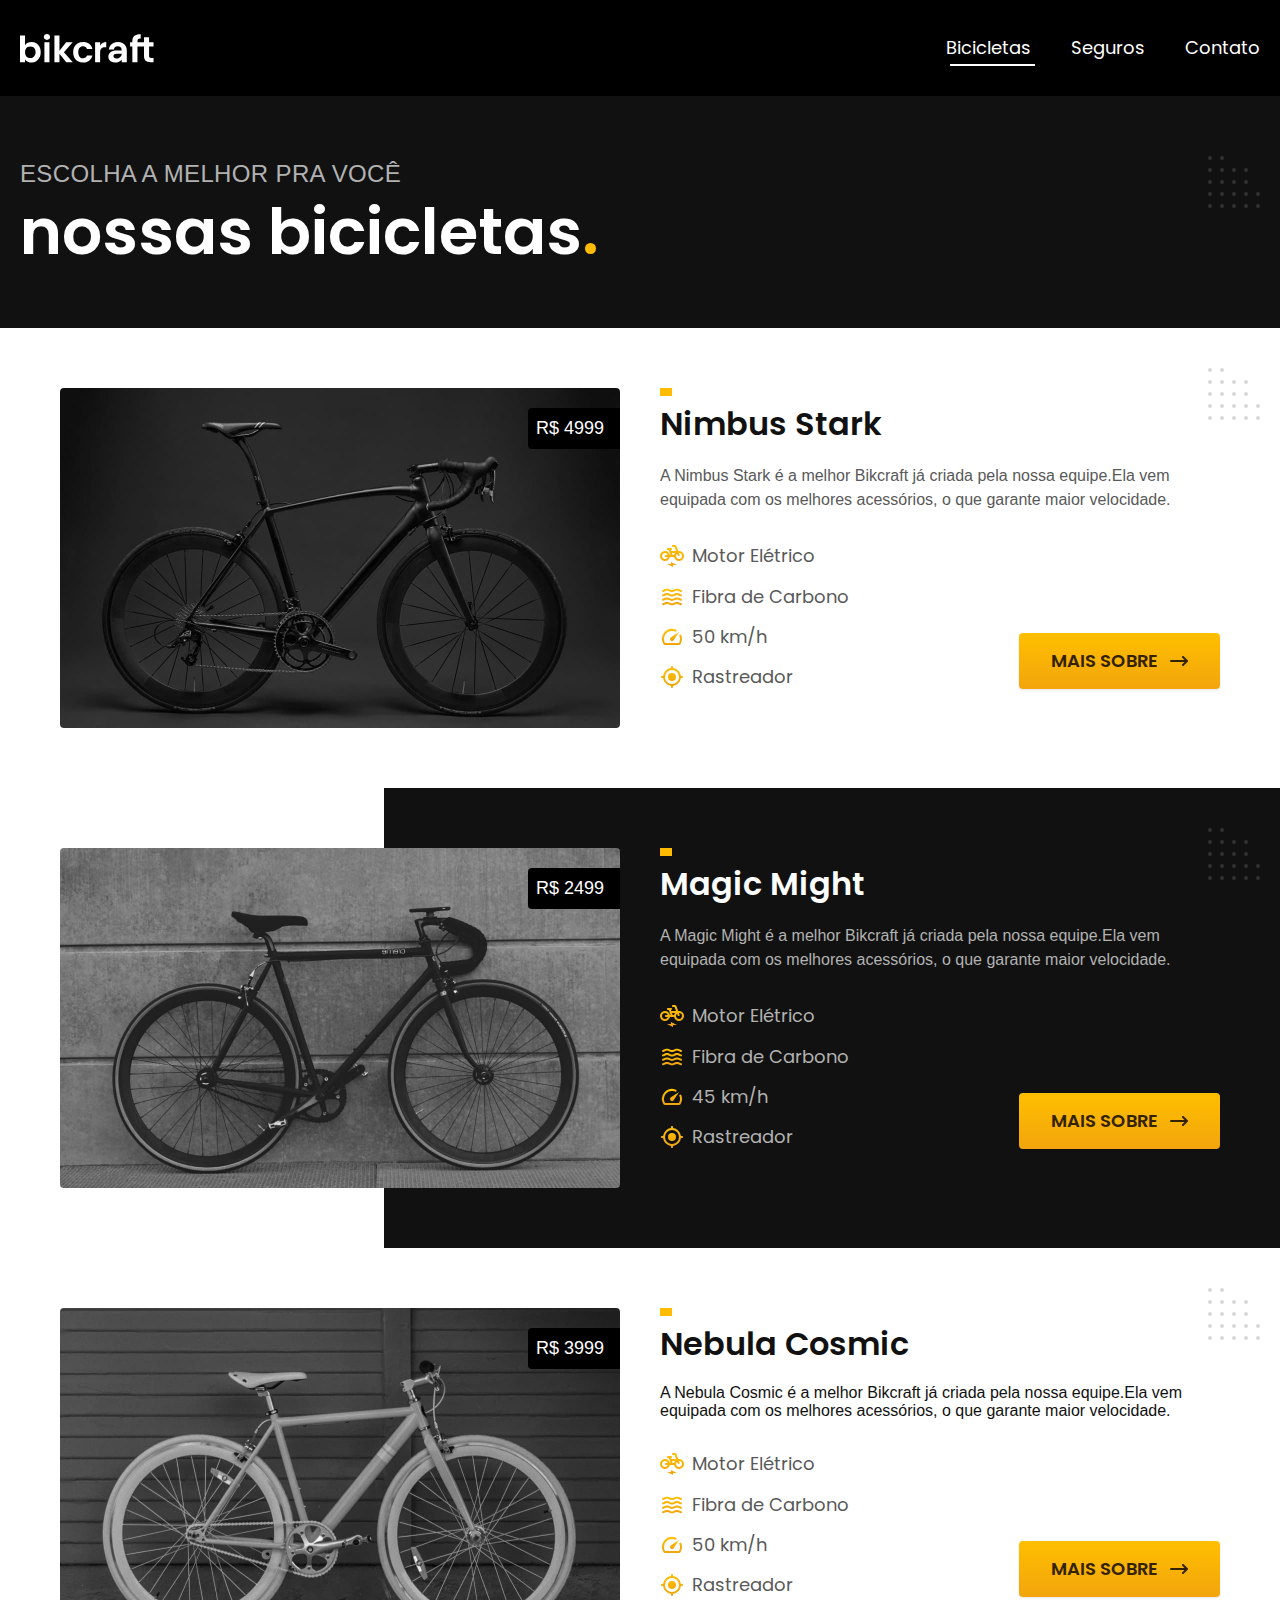
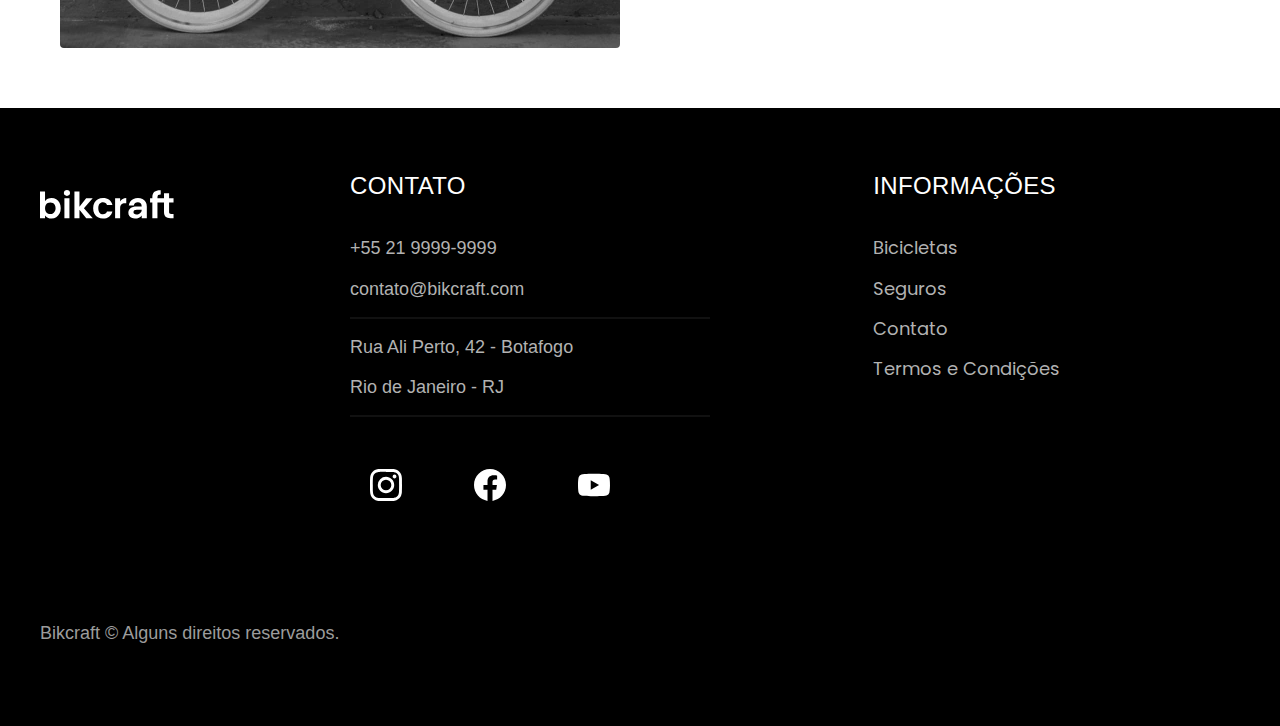
<file: bicicletas.html>
<!DOCTYPE html>
<html lang="pt-br">

<head>
  <meta charset="UTF-8">
  <meta name="viewport" content="width=device-width, initial-scale=1.0">
  <title>Bicicletas / Bikcraft</title>
  <meta name="description" content="Bicicletas">
  <link rel="icon" href="./favicon.svg" type="image/svg+xml">

  <link rel="preload" href="./css/style.css" as="style">
  <link rel="stylesheet" href="./css/style.css">
  <script>document.documentElement.classList.add('js')</script>

  <link rel="preconnect" href="https://fonts.googleapis.com">
  <link rel="preconnect" href="https://fonts.gstatic.com" crossorigin>

  <link
    href="https://fonts.googleapis.com/css2? family=Merriweather:ital,wght@1,900&family=Poppins:wght@400;600&family=Roboto+Serif:opsz,wght@8.. 144.400;8..144.500&display=swap"
    rel="stylesheet">
</head>

<body id="bicicletas">
  <header class="header-bg">
    <div class="header container">
      <a href="./">
        <img src="./img/bikcraft.svg" alt="Bikcraft">
      </a>

      <nav aria-label="primaria">
        <ul class="header-menu font-1-m cor-0">
          <li><a href="./bicicletas.html">Bicicletas</a></li>
          <li><a href="./seguros.html">Seguros</a></li>
          <li><a href="./contato.html">Contato</a></li>
        </ul>
      </nav>
    </div>
  </header>

  <main>
    <div class="titulo-bg">
      <div class="titulo container">
        <p class="font-2-l-b cor-5">Escolha a melhor pra você</p>
        <h1 class="font-1-xxl cor-0">nossas bicicletas<span class="cor-p1">.</span></h1>
      </div>
    </div>
    <div class="bicicletas container">
      <div class="bicicletas-imagem">
        <img src="./img/bicicletas/nimbus.jpg" alt="Bicicleta preta">
        <span class="font-2-m cor-0">R$ 4999</span>
      </div>

      <div class="bicicletas-conteudo">
        <h2 class="font-1-xl">Nimbus Stark</h2>
        <p class="font-2-s cor-8">A Nimbus Stark é a melhor Bikcraft já criada pela nossa equipe.Ela vem equipada com os
          melhores acessórios,
          o que garante maior velocidade. </p>
        <ul class="font-1-m cor-8">
          <li><img src="./img/icones/eletrica.svg" alt="">
            Motor Elétrico
          </li>
          <li><img src="./img/icones/carbono.svg" alt="">
            Fibra de Carbono
          </li>
          <li>
            <img src="./img/icones/velocidade.svg" alt="">
            50 km/h
          </li>
          <li>
            <img src="./img/icones/rastreador.svg" alt="">
            Rastreador
          </li>
        </ul>
        <a class="botao seta" href="./bicicletas/nimbus.html">Mais Sobre</a>
      </div>
    </div>




    <div class="bicicletas-bg">
      <div class="bicicletas container">
        <div class="bicicletas-imagem">
          <img src="./img/bicicletas/magic.jpg" alt="Magic Might">
          <span class="font-2-m cor-0">R$ 2499</span>
        </div>

        <div class="bicicletas-conteudo">
          <h2 class="font-1-xl cor-0">Magic Might</h2>
          <p class="font-2-s cor-5">A Magic Might é a melhor Bikcraft já criada pela nossa equipe.Ela vem equipada com
            os melhores acessórios,
            o que garante maior velocidade. </p>
          <ul class="font-1-m cor-5">
            <li><img src="./img/icones/eletrica.svg" alt="">
              Motor Elétrico
            </li>
            <li><img src="./img/icones/carbono.svg" alt="">
              Fibra de Carbono
            </li>
            <li><img src="./img/icones/velocidade.svg" alt="">
              45 km/h
            </li>
            <li><img src="./img/icones/rastreador.svg" alt="">
              Rastreador
            </li>
          </ul>
          <a class="botao seta" href="./bicicletas/magic.html">Mais Sobre</a>

        </div>
      </div>
    </div>


    <div class="bicicletas container">
      <div class="bicicletas-imagem">
        <img src="./img/bicicletas/nebula.jpg" alt="Nebula Cosmi">
        <span class="font-2-m cor-0">R$ 3999</span>
      </div>

      <div class="bicicletas-conteudo">
        <h2 class="font-1-xl">Nebula Cosmic</h2>
        <p>A Nebula Cosmic é a melhor Bikcraft já criada pela nossa equipe.Ela vem equipada com os melhores acessórios,
          o que garante maior velocidade. </p>
        <ul class="font-1-m cor-8">
          <li><img src="./img/icones/eletrica.svg" alt="">
            Motor Elétrico
          </li>
          <li><img src="./img/icones/carbono.svg" alt="">
            Fibra de Carbono
          </li>
          <li><img src="./img/icones/velocidade.svg" alt="">
            50 km/h
          </li>
          <li><img src="./img/icones/rastreador.svg" alt="">
            Rastreador
          </li>
        </ul>
        <a class="botao seta" href="./bicicletas/nebula.html">Mais Sobre</a>
      </div>
    </div>
  </main>

  <footer>

    <div class="footer-bg">
      <div class="footer container">
        <img src="./img/bikcraft.svg" alt="Bikcraft">
        <div class="footer-contato">
          <h3 class="font-2-l-b cor-0">Contato</h3>
          <ul class="font-2-m cor-5">
            <li><a href="tel:+552199999999">+55 21 9999-9999</a></li>
            <li><a href="mailto:contato@bikcraft.com">contato@bikcraft.com</a></li>
            <li>Rua Ali Perto, 42 - Botafogo</li>
            <li>Rio de Janeiro - RJ</li>
          </ul>
          <div class="footer-redes">
            <a href="./">
              <img src="./img/redes/instagram.svg" alt="Instagram">
            </a>
            <a href="./">
              <img src="./img/redes/facebook.svg" alt="Facebook">
            </a>
            <a href="./">
              <img src="./img/redes/youtube.svg" alt="Youtube">
            </a>
          </div>
        </div>
        <div class="footer-informacoes">
          <h3 class="font-2-l-b cor-0">Informações</h3>
          <nav>
            <ul class="font-1-m cor-5">
              <li><a href="./bicicletas.html">Bicicletas</a></li>
              <li><a href="./seguros.html">Seguros</a></li>
              <li><a href="./contato.html">Contato</a></li>
              <li><a href="./termos.html">Termos e Condições</a></li>
            </ul>
          </nav>
        </div>
        <p class="footer-copy font-2-m cor-6">Bikcraft © Alguns direitos reservados.</p>
      </div>
    </div>
  </footer>

  <script src="./js/script.js"></script>
</body>

</html>
</file>
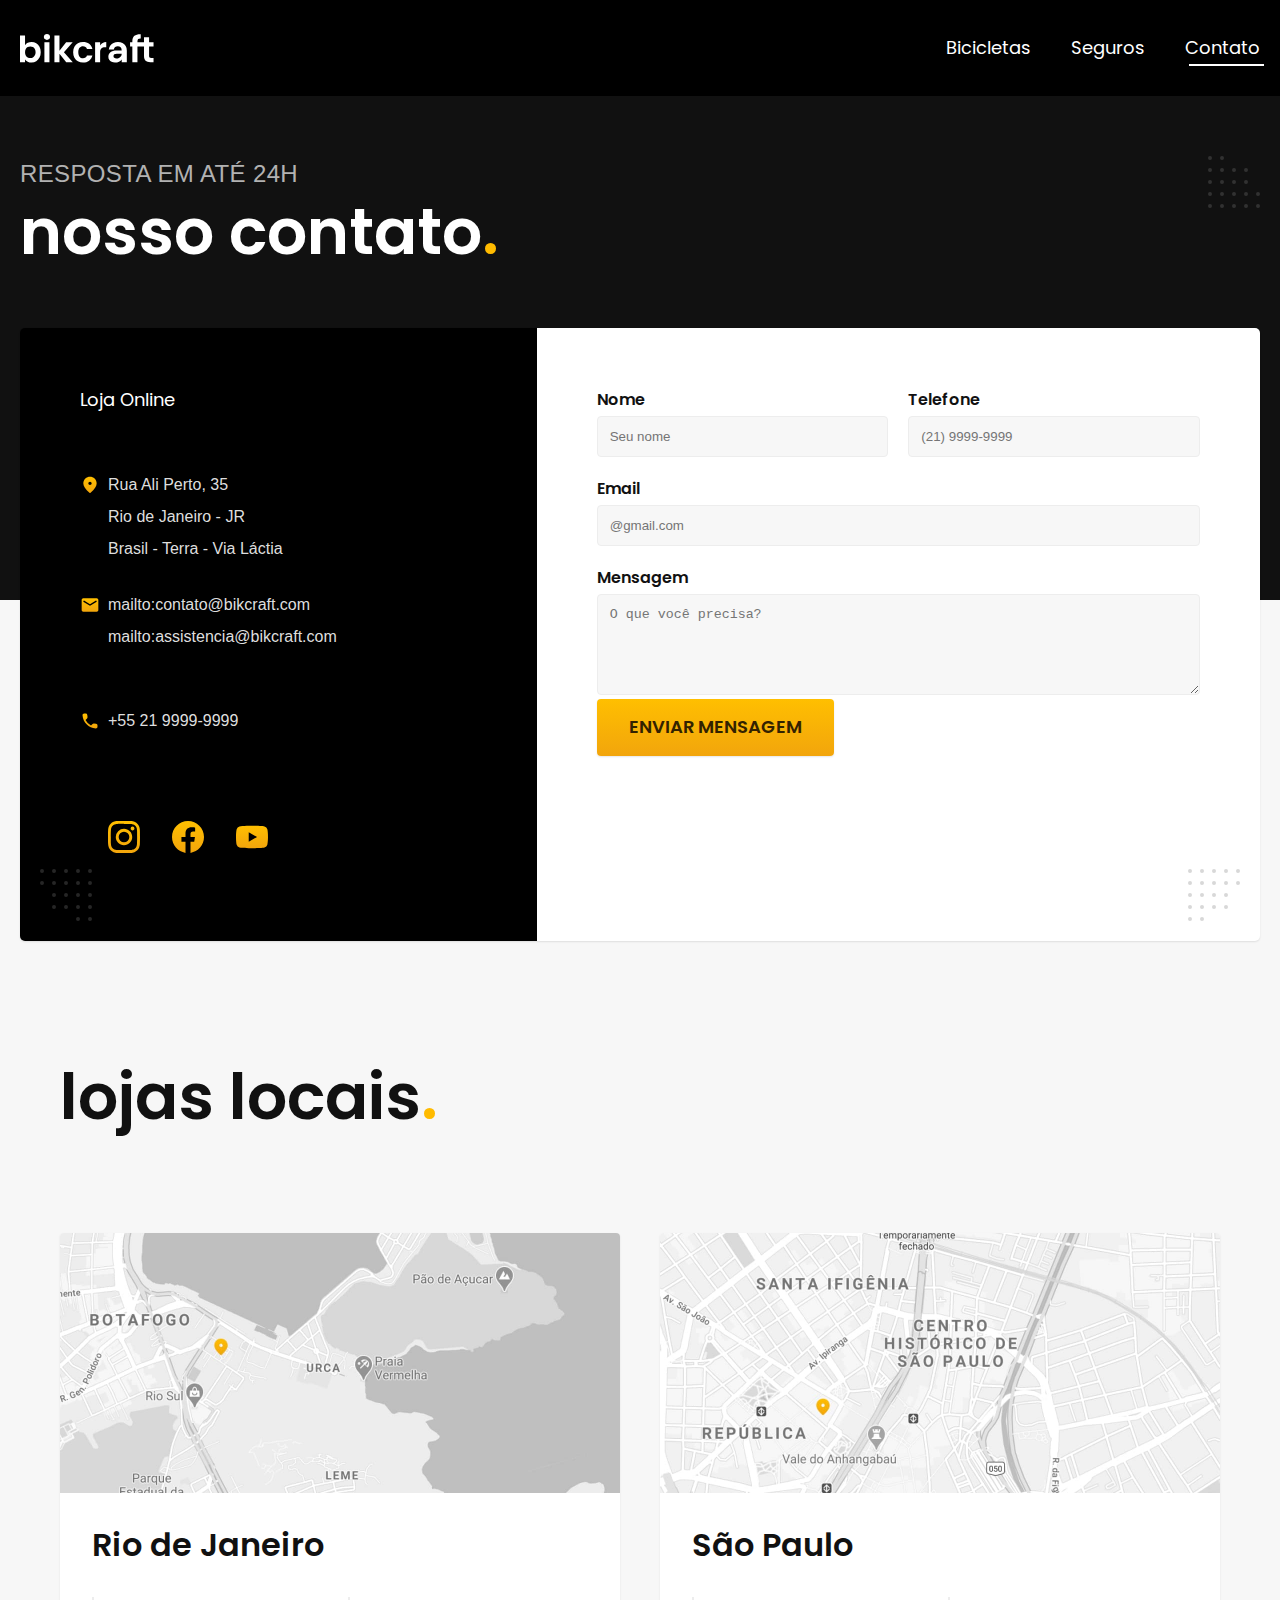
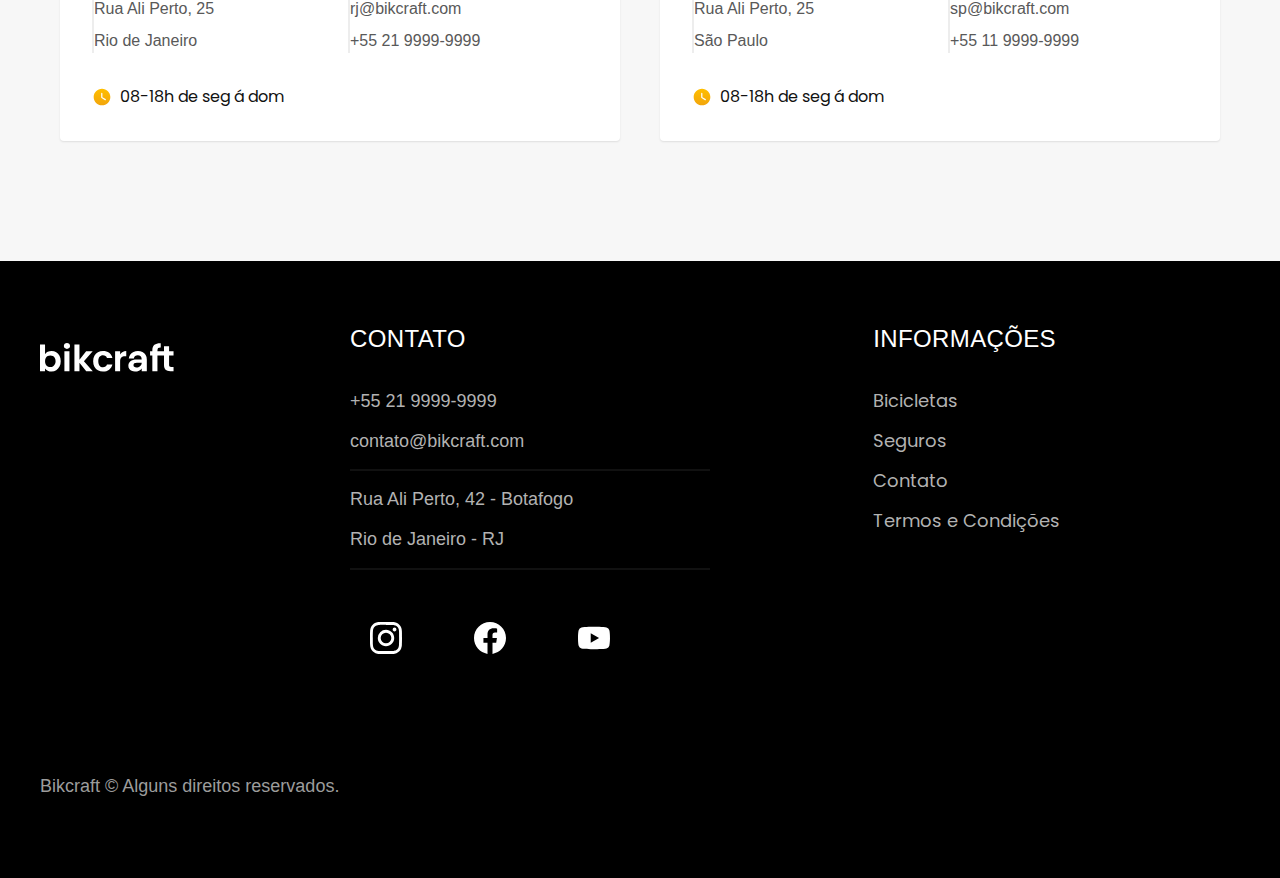
<file: contato.html>
<!DOCTYPE html>
<html lang="pt-br">

<head>
  <meta charset="UTF-8">
  <meta name="viewport" content="width=device-width, initial-scale=1.0">
  <title>Contato / Bikcraft</title>
  <meta name="description" content="Contatos.">
  <link rel="icon" href="./favicon.svg" type="image/svg+xml">

  <link rel="preload" href="./css/style.css" as="style">
  <link rel="stylesheet" href="./css/style.css">

  <script>document.documentElement.classList.add('js')</script>

  <link rel="preconnect" href="https://fonts.googleapis.com">
  <link rel="preconnect" href="https://fonts.gstatic.com" crossorigin>

  <link
    href="https://fonts.googleapis.com/css2? family=Merriweather:ital,wght@1,900&family=Poppins:wght@400;600&family=Roboto+Serif:opsz,wght@8.. 144.400;8..144.500&display=swap"
    rel="stylesheet">
</head>

<body id="contato">
  <header class="header-bg">
    <div class="header container">
      <a href="./">
        <img src="./img/bikcraft.svg" alt="Bikcraft">
      </a>

      <nav aria-label="primaria">
        <ul class="header-menu font-1-m cor-0">
          <li><a href="./bicicletas.html">Bicicletas</a></li>
          <li><a href="./seguros.html">Seguros</a></li>
          <li><a href="./contato.html">Contato</a></li>
        </ul>
      </nav>
    </div>
  </header>

  <main>
    <div class="titulo-bg">
      <div class="titulo container">
        <p class="font-2-l-b cor-5">Resposta em até 24h</p>
        <h1 class="font-1-xxl cor-0">nosso contato<span class="cor-p1">.</span></h1>
      </div>
    </div>

    <div class="contato container">
      <section class="contato-dados" aria-label="Endereço">
        <h2 class="font-1-m cor-0">Loja Online</h2>
        <div class="contato-endereco font-2-s cor-3">
          <p>Rua Ali Perto, 35</p>
          <p>Rio de Janeiro - JR</p>
          <p>Brasil - Terra - Via Láctia</p>
        </div>
        <address class="contato-meios font-2-s cor-3">
          <a href="mailto:contato@bikcraft.com">mailto:contato@bikcraft.com</a>
          <a href="mailto:assistencia@bikcraft.com">mailto:assistencia@bikcraft.com</a>
          <a href="tel:+552199999999">+55 21 9999-9999</a>
        </address>
        <div class="contato-redes">
          <a href="./">
            <img src="./img/redes/instagram-p.svg" alt="Instagram">
          </a>
          <a href="./">
            <img src="./img/redes/facebook-p.svg" alt="Facebook">
          </a>
          <a href="./">
            <img src="./img/redes/youtube-p.svg" alt="Youtube">
          </a>
        </div>
      </section>


      <section class="contato-formulario" aria-label="Formulário">
        <form class="form" action="./contato.html">

          <div>
            <label for="nome">Nome</label>
            <input type="text" id="nome" name="nome" placeholder="Seu nome">
          </div>
          <div>
            <label for="telefone">Telefone</label>
            <input type="text" id="telefone" name="telefone" placeholder="(21) 9999-9999">
          </div>
          <div class="col-2">
            <label for="email">Email</label>
            <input type="text" id="email" name="email" placeholder="@gmail.com" required>
          </div>
          <div class="col-2">
            <label for="mensagem">Mensagem</label>
            <textarea rows="5" id="mensagem" name="mensagem" placeholder="O que você precisa?"></textarea>
          </div>
        </form>
        <button class="botao col-2">Enviar Mensagem</button>

      </section>
    </div>
  </main>

  <article class="lojas container">
    <h2 class="font-1-xxl">lojas locais<span class="cor-p1">.</span></h2>

    <div class="lojas-item">
      <img src="./img/lojas/rj.jpg" alt="mapa marcando o endereço em Rua Ali Perto, 25 - Rio de Janeiro - RJ">

      <div class="lojas-conteudo">
        <h3 class="font-1-xl">Rio de Janeiro</h3>
        <div class="lojas-dados font-2-s cor-8">
          <p>Rua Ali Perto, 25</p>
          <p>Rio de Janeiro</p>
        </div>
        <div class="lojas-dados font-2-s cor-8">
          <a href="mailto:rj@bikcraft.com">rj@bikcraft.com</a>
          <a href="tel:+552199999999">+55 21 9999-9999</a>
        </div>
        <p class="lojas-tempo font-1-s"><img src="./img/icones/horario.svg" alt="">08-18h de seg á dom</p>
      </div>
    </div>

    <div class="lojas-item">
      <img src="./img/lojas/sp.jpg" alt="mapa marcando o endereço em Rua Ali Perto, 25 - São Paulo - SP">

      <div class="lojas-conteudo">
        <h3 class="font-1-xl">São Paulo</h3>
        <div class="lojas-dados font-2-s cor-8">
          <p>Rua Ali Perto, 25</p>
          <p>São Paulo</p>
        </div>
        <div class="lojas-dados font-2-s cor-8">
          <a href="mailto:sp@bikcraft.com">sp@bikcraft.com</a>
          <a href="tel:+552199999999">+55 11 9999-9999</a>
        </div>
        <p class="lojas-tempo font-1-s"><img src="./img/icones/horario.svg" alt="">08-18h de seg á dom</p>
      </div>
    </div>
  </article>

  <footer>
    <div class="footer-bg">
      <div class="footer container">
        <img src="./img/bikcraft.svg" alt="Bikcraft">
        <div class="footer-contato">
          <h3 class="font-2-l-b cor-0">Contato</h3>
          <ul class="font-2-m cor-5">
            <li><a href="tel:+552199999999">+55 21 9999-9999</a></li>
            <li><a href="mailto:contato@bikcraft.com">contato@bikcraft.com</a></li>
            <li>Rua Ali Perto, 42 - Botafogo</li>
            <li>Rio de Janeiro - RJ</li>
          </ul>
          <div class="footer-redes">
            <a href="./">
              <img src="./img/redes/instagram.svg" alt="Instagram">
            </a>
            <a href="./">
              <img src="./img/redes/facebook.svg" alt="Facebook">
            </a>
            <a href="./">
              <img src="./img/redes/youtube.svg" alt="Youtube">
            </a>
          </div>
        </div>
        <div class="footer-informacoes">
          <h3 class="font-2-l-b cor-0">Informações</h3>
          <nav>
            <ul class="font-1-m cor-5">
              <li><a href="./bicicletas.html">Bicicletas</a></li>
              <li><a href="./seguros.html">Seguros</a></li>
              <li><a href="./contato.html">Contato</a></li>
              <li><a href="./termos.html">Termos e Condições</a></li>
            </ul>
          </nav>
        </div>
        <p class="footer-copy font-2-m cor-6">Bikcraft © Alguns direitos reservados.</p>
      </div>
    </div>
  </footer>
  <script src="./js/script.js"></script>
  <script src="./js/formulario.js"></script>
</body>

</html>
</file>
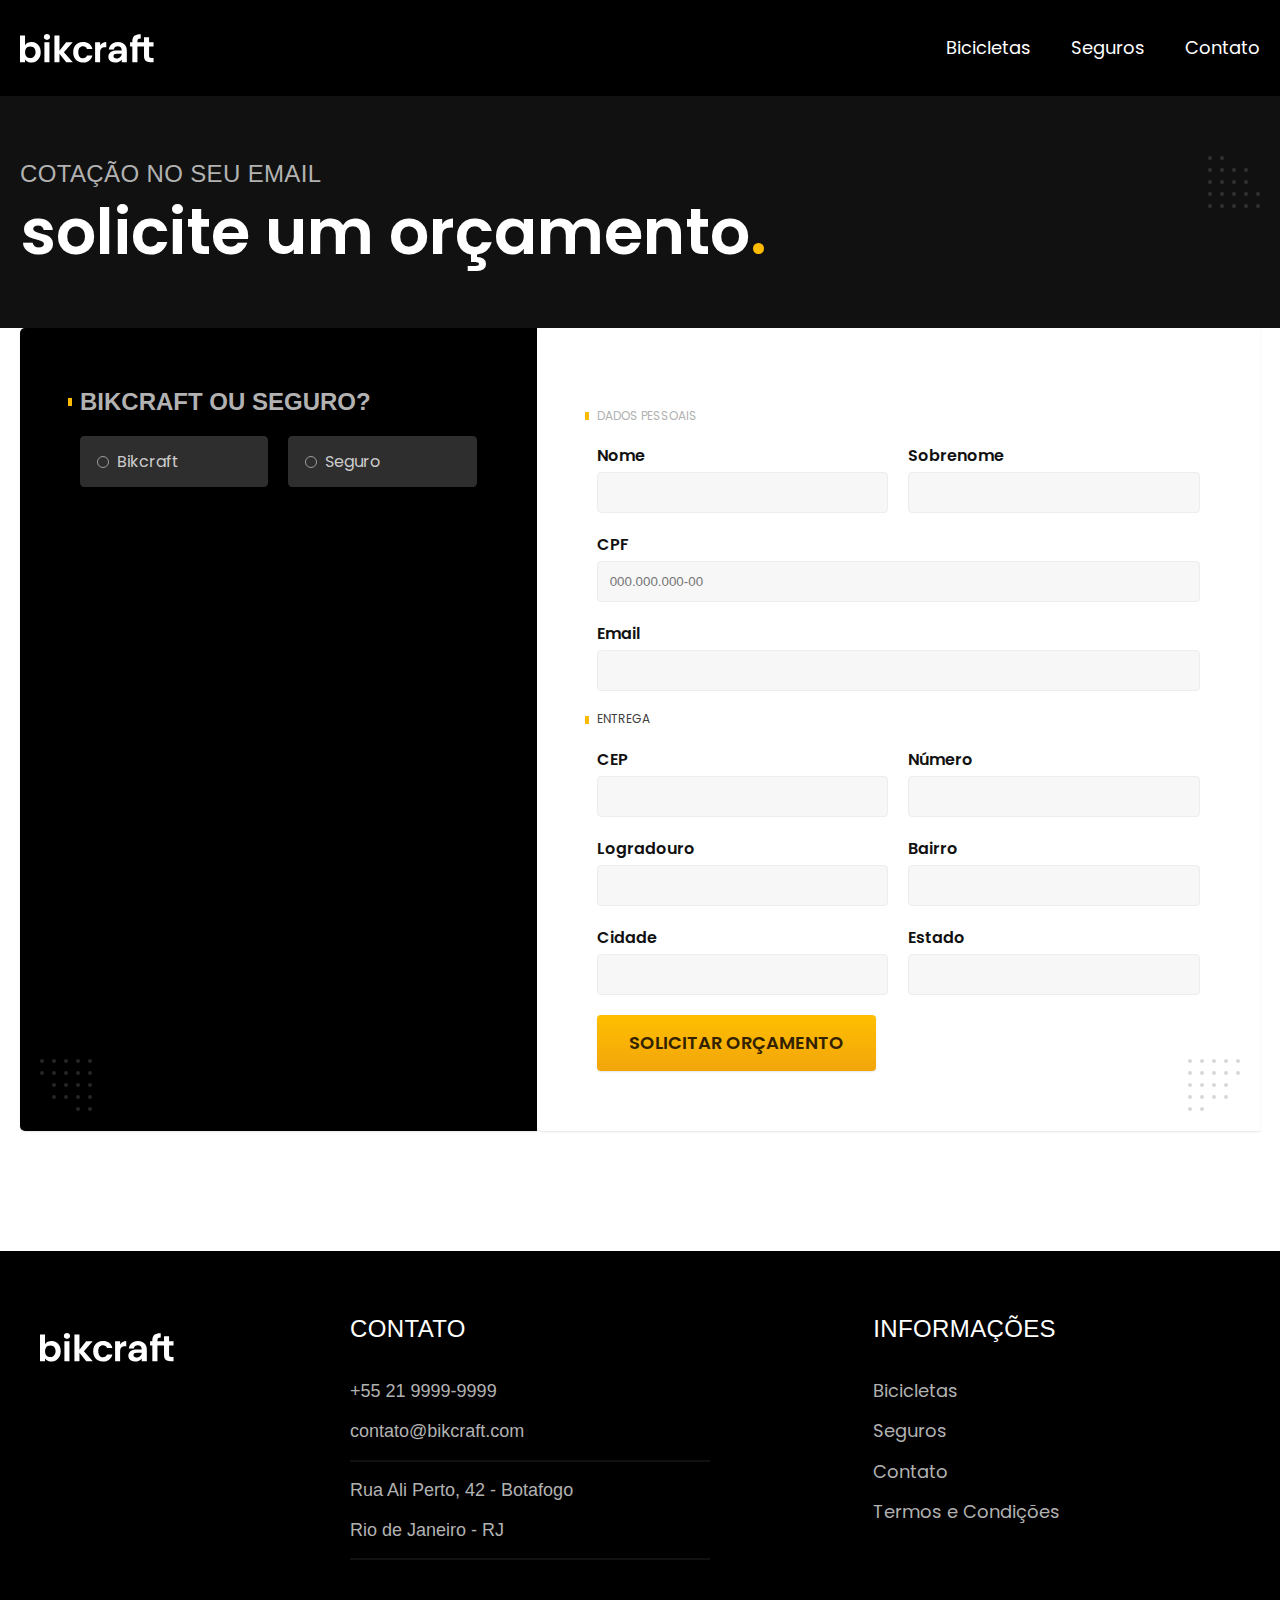
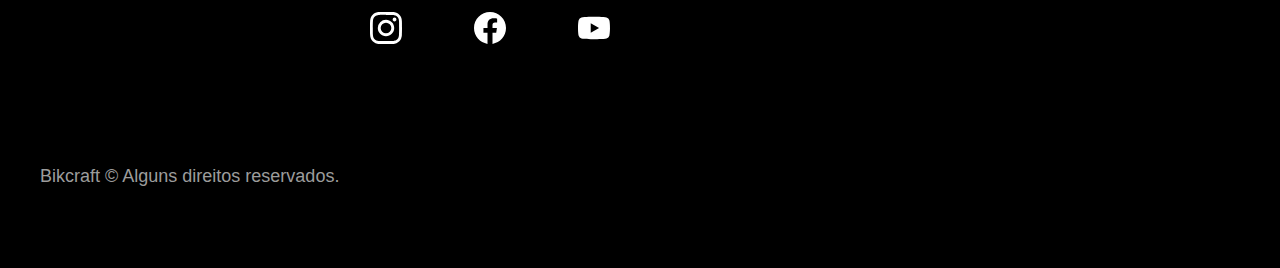
<file: orcamento.html>
<!DOCTYPE html>
<html lang="pt-br">

<head>
  <meta charset="UTF-8">
  <meta name="viewport" content="width=device-width, initial-scale=1.0">
  <title>Orçamento / Bikcraft</title>
  <meta name="description" content="Orçamento.">

  <link rel="icon" href="./favicon.svg" type="image/svg+xml">
  <link rel="preload" href="./css/style.css" as="style">
  <link rel="stylesheet" href="./css/style.css">

  <script>document.documentElement.classList.add('js')</script>

  <link rel="preconnect" href="https://fonts.googleapis.com">
  <link rel="preconnect" href="https://fonts.gstatic.com" crossorigin>

  <link
    href="https://fonts.googleapis.com/css2? family=Merriweather:ital,wght@1,900&family=Poppins:wght@400;600&family=Roboto+Serif:opsz,wght@8.. 144.400;8..144.500&display=swap"
    rel="stylesheet">
</head>

<body id="Orcamento">
  <header class="header-bg">
    <div class="header container">
      <a href="./">
        <img src="./img/bikcraft.svg" alt="Bikcraft">
      </a>

      <nav aria-label="primaria">
        <ul class="header-menu font-1-m cor-0">
          <li><a href="./bicicletas.html">Bicicletas</a></li>
          <li><a href="./seguros.html">Seguros</a></li>
          <li><a href="./contato.html">Contato</a></li>
        </ul>
      </nav>
    </div>
  </header>

  <main>
    <div class="titulo-bg">
      <div class="titulo container">
        <p class="font-2-l-b cor-5">Cotação no seu email</p>
        <h1 class="font-1-xxl cor-0">solicite um orçamento<span class="cor-p1">.</span></h1>
      </div>
    </div>


    <form class="orcamento container" action="./">
      <div class="orcamento-produto">
        <h2 class="fonte-1-xs cor-5">Bikcraft ou Seguro?</h2>

        <input type="radio" name="tipo" value="bikcraft" id="bikcraft">
        <label for="bikcraft">Bikcraft</label>

        <input type="radio" name="tipo" value="seguro" id="seguro">
        <label for="seguro">Seguro</label>

        <div class="orcamento-conteudo" id="orcamento-bikcraft">
          <h2 class="font-1-xs cor-5">escolha a sua </h2>

          <input type="radio" name="produto" value="nimbus" id="nimbus">
          <label for="nimbus">Nimbus Stark <span>2499</span></label>
          <div class="orcamento-detalhes">
            <ul class="font-1-xs cor-8">
              <li><img src="./img/icones/eletrica.svg" alt="">Motor Elétrico</li>
              <li><img src="./img/icones/carbono.svg" alt="">Fibra de Carbono</li>
              <li><img src="./img/icones/velocidade.svg" alt="">50 km/h</li>
              <li><img src="./img/icones/rastreador.svg" alt="">Rastreador</li>
            </ul>
            <img src="./img/bicicletas/nimbus.jpg" alt="bicicleta preta">
          </div>

          <input type="radio" name="produto" value="magic" id="magic">
          <label for="magic">Magic Might <span>4999</span></label>
          <div class="orcamento-detalhes">
            <ul class="font-1-xs cor-8">
              <li><img src="./img/icones/eletrica.svg" alt="">Motor Elétrico</li>
              <li><img src="./img/icones/carbono.svg" alt="">Fibra de Carbono</li>
              <li><img src="./img/icones/velocidade.svg" alt="">45 km/h</li>
              <li><img src="./img/icones/rastreador.svg" alt="">Rastreador</li>
            </ul>
            <img src="./img/bicicletas/magic.jpg" alt="bicicleta preta">
          </div>


          <input type="radio" name="produto" value="nebula" id="nebula">
          <label for="nebula">Nebula Cosmic <span>3999</span></label>
          <div class="orcamento-detalhes">
            <ul class="font-1-xs cor-8">
              <li><img src="./img/icones/eletrica.svg" alt="">Motor Elétrico</li>
              <li><img src="./img/icones/carbono.svg" alt="">Fibra de Carbono</li>
              <li><img src="./img/icones/velocidade.svg" alt="">40 km/h</li>
              <li><img src="./img/icones/rastreador.svg" alt="">Rastreador</li>
            </ul>
            <img src="./img/bicicletas/nebula.jpg" alt="bicicleta branca">
          </div>

        </div>

        <div class="orcamento-conteudo" id="orcamento-seguro">
          <h2 class="font-1-xs cor-5">Escolha O Plano </h2>

          <input type="radio" name="produto" value="prata" id="prata">
          <label for="prata">Prata <span>199</span></label>

          <input type="radio" name="produto" value="ouro" id="ouro">
          <label for="ouro">Ouro <span>299</span></label>
        </div>
      </div>


      <div class="orcamento-dados form">
        <h2 class="font-1-xs cor-5 col-2">dados pessoais</h2>

        <div>
          <label for="nome">Nome</label>
          <input type="text" id="nome" name="nome">
        </div>
        <div>
          <label for="sobrenome">Sobrenome</label>
          <input type="text" id="sobrenome" name="sobrenome">
        </div>
        <div class="col-2">
          <label for="cpf">CPF</label>
          <input type="text" id="cpf" name="cpf" placeholder="000.000.000-00">
        </div>
        <div class="col-2">
          <label for="email">Email</label>
          <input type="email" id="email" name="email" required>
        </div>
        <h2 class="font-1-xs cor-9 col-2">entrega</h2>
        <div>
          <label for="cep">CEP</label>
          <input type="text" id="cep" name="cep">
        </div>
        <div>
          <label for="numero">Número</label>
          <input type="text" id="numero" name="numero">
        </div>
        <div>
          <label for="logradouro">Logradouro</label>
          <input type="text" id="logradouro" name="logradouro">
        </div>
        <div>
          <label for="bairro">Bairro</label>
          <input type="text" id="bairro" name="bairro">
        </div>
        <div>
          <label for="cidade">Cidade</label>
          <input type="text" id="cidade" name="cidade">
        </div>
        <div>
          <label for="estado">Estado</label>
          <input type="text" id="estado" name="estado">
        </div>
        <button class="botao col-2">Solicitar Orçamento</button>
      </div>
    </form>
  </main>

  <footer>
    <div class="footer-bg">
      <div class="footer container">
        <img src="./img/bikcraft.svg" alt="Bikcraft">
        <div class="footer-contato">
          <h3 class="font-2-l-b cor-0">Contato</h3>
          <ul class="font-2-m cor-5">
            <li><a href="tel:+552199999999">+55 21 9999-9999</a></li>
            <li><a href="mailto:contato@bikcraft.com">contato@bikcraft.com</a></li>
            <li>Rua Ali Perto, 42 - Botafogo</li>
            <li>Rio de Janeiro - RJ</li>
          </ul>
          <div class="footer-redes">
            <a href="./">
              <img src="./img/redes/instagram.svg" alt="Instagram">
            </a>
            <a href="./">
              <img src="./img/redes/facebook.svg" alt="Facebook">
            </a>
            <a href="./">
              <img src="./img/redes/youtube.svg" alt="Youtube">
            </a>
          </div>
        </div>
        <div class="footer-informacoes">
          <h3 class="font-2-l-b cor-0">Informações</h3>
          <nav>
            <ul class="font-1-m cor-5">
              <li><a href="./bicicletas.html">Bicicletas</a></li>
              <li><a href="./seguros.html">Seguros</a></li>
              <li><a href="./contato.html">Contato</a></li>
              <li><a href="./termos.html">Termos e Condições</a></li>
            </ul>
          </nav>
        </div>
        <p class="footer-copy font-2-m cor-6">Bikcraft © Alguns direitos reservados.</p>
      </div>
    </div>
  </footer>
  <script src="./js/script.js"></script>
  <script src="./js/formulario.js"></script>
</body>

</html>
</file>
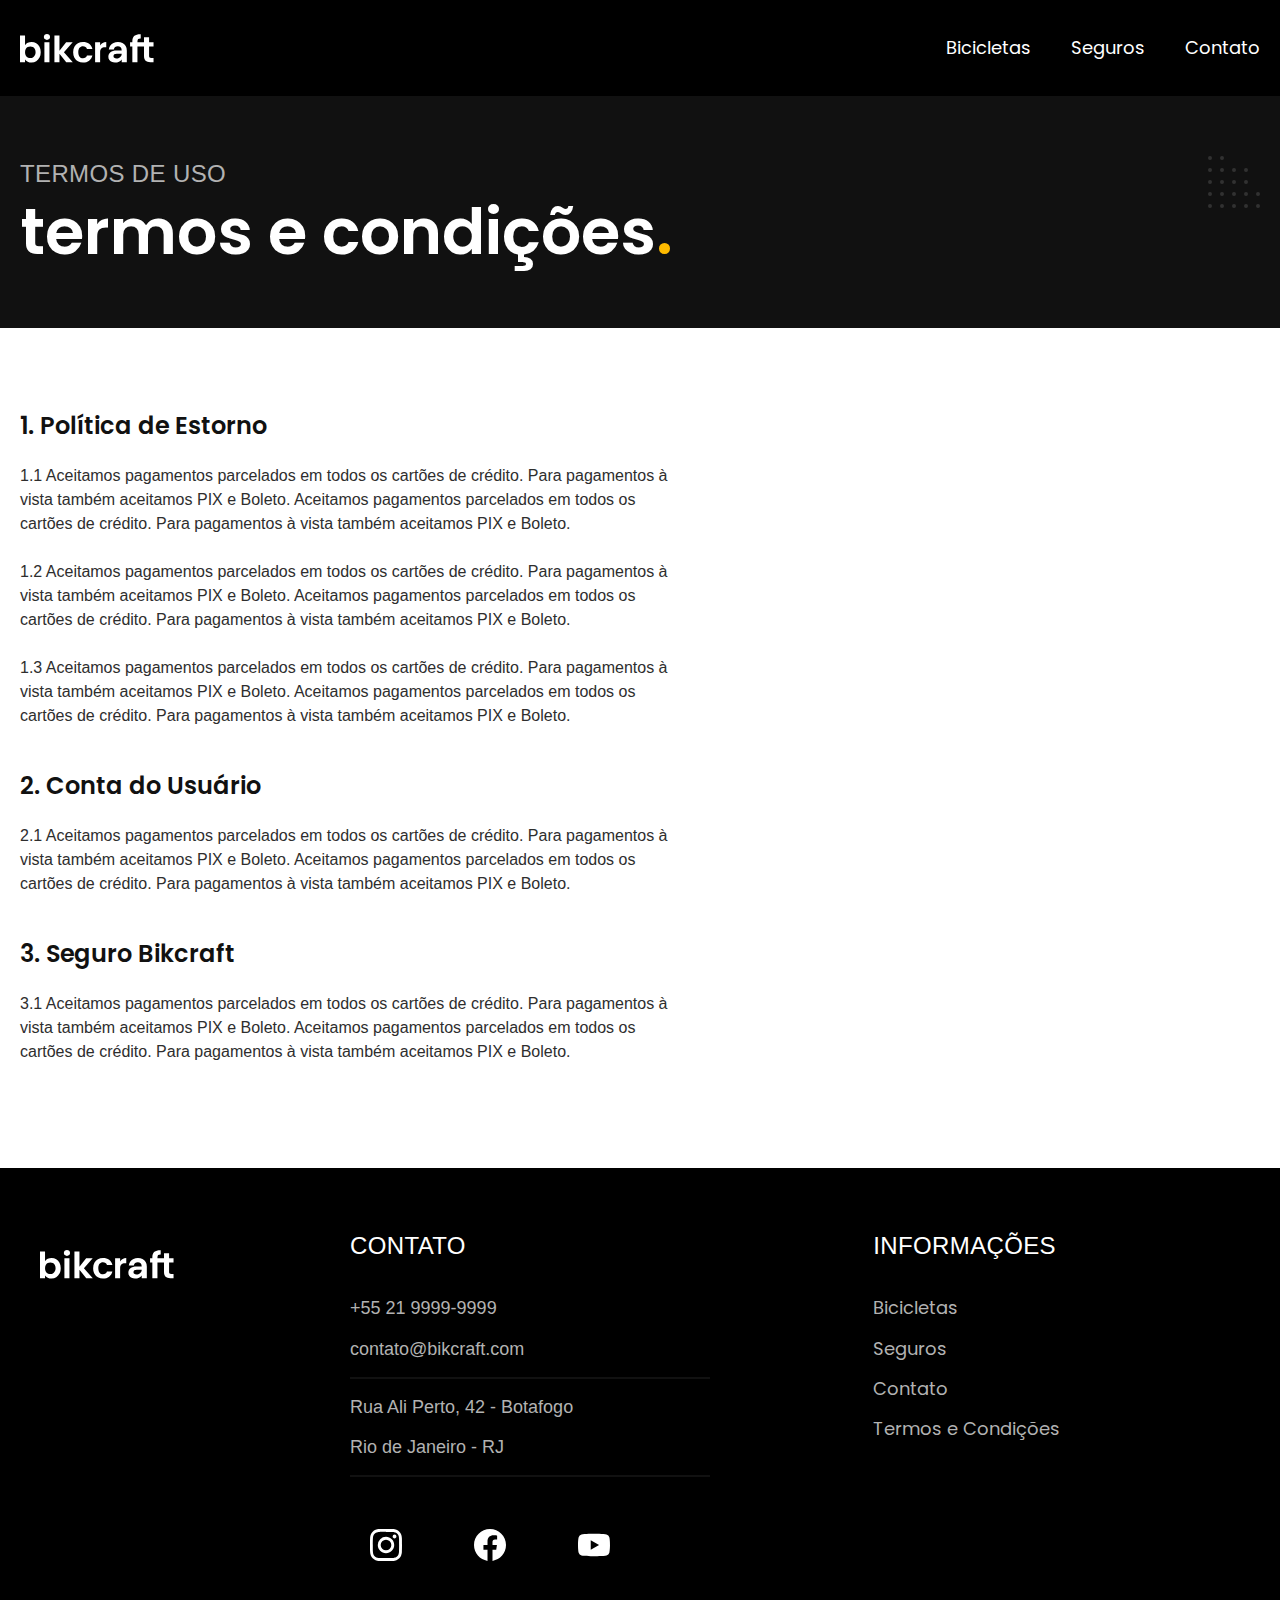
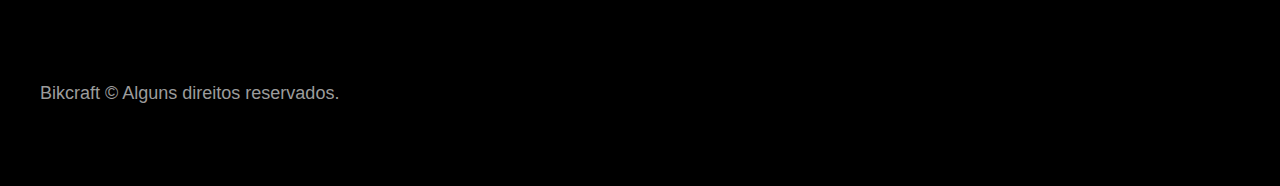
<file: termos.html>
<!DOCTYPE html>
<html lang="pt-br">

<head>
  <meta charset="UTF-8">
  <meta name="viewport" content="width=device-width, initial-scale=1.0">
  <title>Termos e Condições / Bikcraft</title>
  <meta name="description" content="Termos e Condições.">

  <link rel="icon" href="./favicon.svg" type="image/svg+xml">
  <link rel="preload" href="./css/style.css" as="style">
  <link rel="stylesheet" href="./css/style.css">

  <script>document.documentElement.classList.add('js')</script>

  <link rel="preconnect" href="https://fonts.googleapis.com">
  <link rel="preconnect" href="https://fonts.gstatic.com" crossorigin>

  <link
    href="https://fonts.googleapis.com/css2? family=Merriweather:ital,wght@1,900&family=Poppins:wght@400;600&family=Roboto+Serif:opsz,wght@8.. 144.400;8..144.500&display=swap"
    rel="stylesheet">
</head>

<body id="termos">
  <header class="header-bg">
    <div class="header container">
      <a href="./">
        <img src="./img/bikcraft.svg" alt="Bikcraft">
      </a>

      <nav aria-label="primaria">
        <ul class="header-menu font-1-m cor-0">
          <li><a href="./bicicletas.html">Bicicletas</a></li>
          <li><a href="./seguros.html">Seguros</a></li>
          <li><a href="./contato.html">Contato</a></li>
        </ul>
      </nav>
    </div>
  </header>

  <main>
    <div class="titulo-bg">
      <div class="titulo container">
        <p class="font-2-l-b cor-5">Termos de uso</p>
        <h1 class="font-1-xxl cor-0">termos e condições<span class="cor-p1">.</span></h1>
      </div>
    </div>

    <div class="termos font-2-s cor-10 container">
      <h2 class="font-1-l cor-11">1. Política de Estorno</h2>
      <p>1.1 Aceitamos pagamentos parcelados em todos os cartões de crédito. Para pagamentos à vista também aceitamos
        PIX e Boleto. Aceitamos pagamentos parcelados em todos os cartões de crédito. Para pagamentos à vista também
        aceitamos PIX e Boleto.</p>
      <p>1.2 Aceitamos pagamentos parcelados em todos os cartões de crédito. Para pagamentos à vista também aceitamos
        PIX e Boleto. Aceitamos pagamentos parcelados em todos os cartões de crédito. Para pagamentos à vista também
        aceitamos PIX e Boleto.</p>
      <p>1.3 Aceitamos pagamentos parcelados em todos os cartões de crédito. Para pagamentos à vista também aceitamos
        PIX e Boleto. Aceitamos pagamentos parcelados em todos os cartões de crédito. Para pagamentos à vista também
        aceitamos PIX e Boleto.</p>
      <h2 class="font-1-l cor-11">2. Conta do Usuário</h2>
      <p>2.1 Aceitamos pagamentos parcelados em todos os cartões de crédito. Para pagamentos à vista também aceitamos
        PIX e Boleto. Aceitamos pagamentos parcelados em todos os cartões de crédito. Para pagamentos à vista também
        aceitamos PIX e Boleto.</p>
      <h2 class="font-1-l cor-11">3. Seguro Bikcraft</h2>
      <p>3.1 Aceitamos pagamentos parcelados em todos os cartões de crédito. Para pagamentos à vista também aceitamos
        PIX e Boleto. Aceitamos pagamentos parcelados em todos os cartões de crédito. Para pagamentos à vista também
        aceitamos PIX e Boleto.</p>
    </div>
  </main>

  <footer>
    <div class="footer-bg">
      <div class="footer container">
        <img src="./img/bikcraft.svg" alt="Bikcraft">
        <div class="footer-contato">
          <h3 class="font-2-l-b cor-0">Contato</h3>
          <ul class="font-2-m cor-5">
            <li><a href="tel:+552199999999">+55 21 9999-9999</a></li>
            <li><a href="mailto:contato@bikcraft.com">contato@bikcraft.com</a></li>
            <li>Rua Ali Perto, 42 - Botafogo</li>
            <li>Rio de Janeiro - RJ</li>
          </ul>
          <div class="footer-redes">
            <a href="./">
              <img src="./img/redes/instagram.svg" alt="Instagram">
            </a>
            <a href="./">
              <img src="./img/redes/facebook.svg" alt="Facebook">
            </a>
            <a href="./">
              <img src="./img/redes/youtube.svg" alt="Youtube">
            </a>
          </div>
        </div>
        <div class="footer-informacoes">
          <h3 class="font-2-l-b cor-0">Informações</h3>
          <nav>
            <ul class="font-1-m cor-5">
              <li><a href="./bicicletas.html">Bicicletas</a></li>
              <li><a href="./seguros.html">Seguros</a></li>
              <li><a href="./contato.html">Contato</a></li>
              <li><a href="./termos.html">Termos e Condições</a></li>
            </ul>
          </nav>
        </div>
        <p class="footer-copy font-2-m cor-6">Bikcraft © Alguns direitos reservados.</p>
      </div>
    </div>
  </footer>
  <script src="./js/script.js"></script>
</body>

</html>
</file>
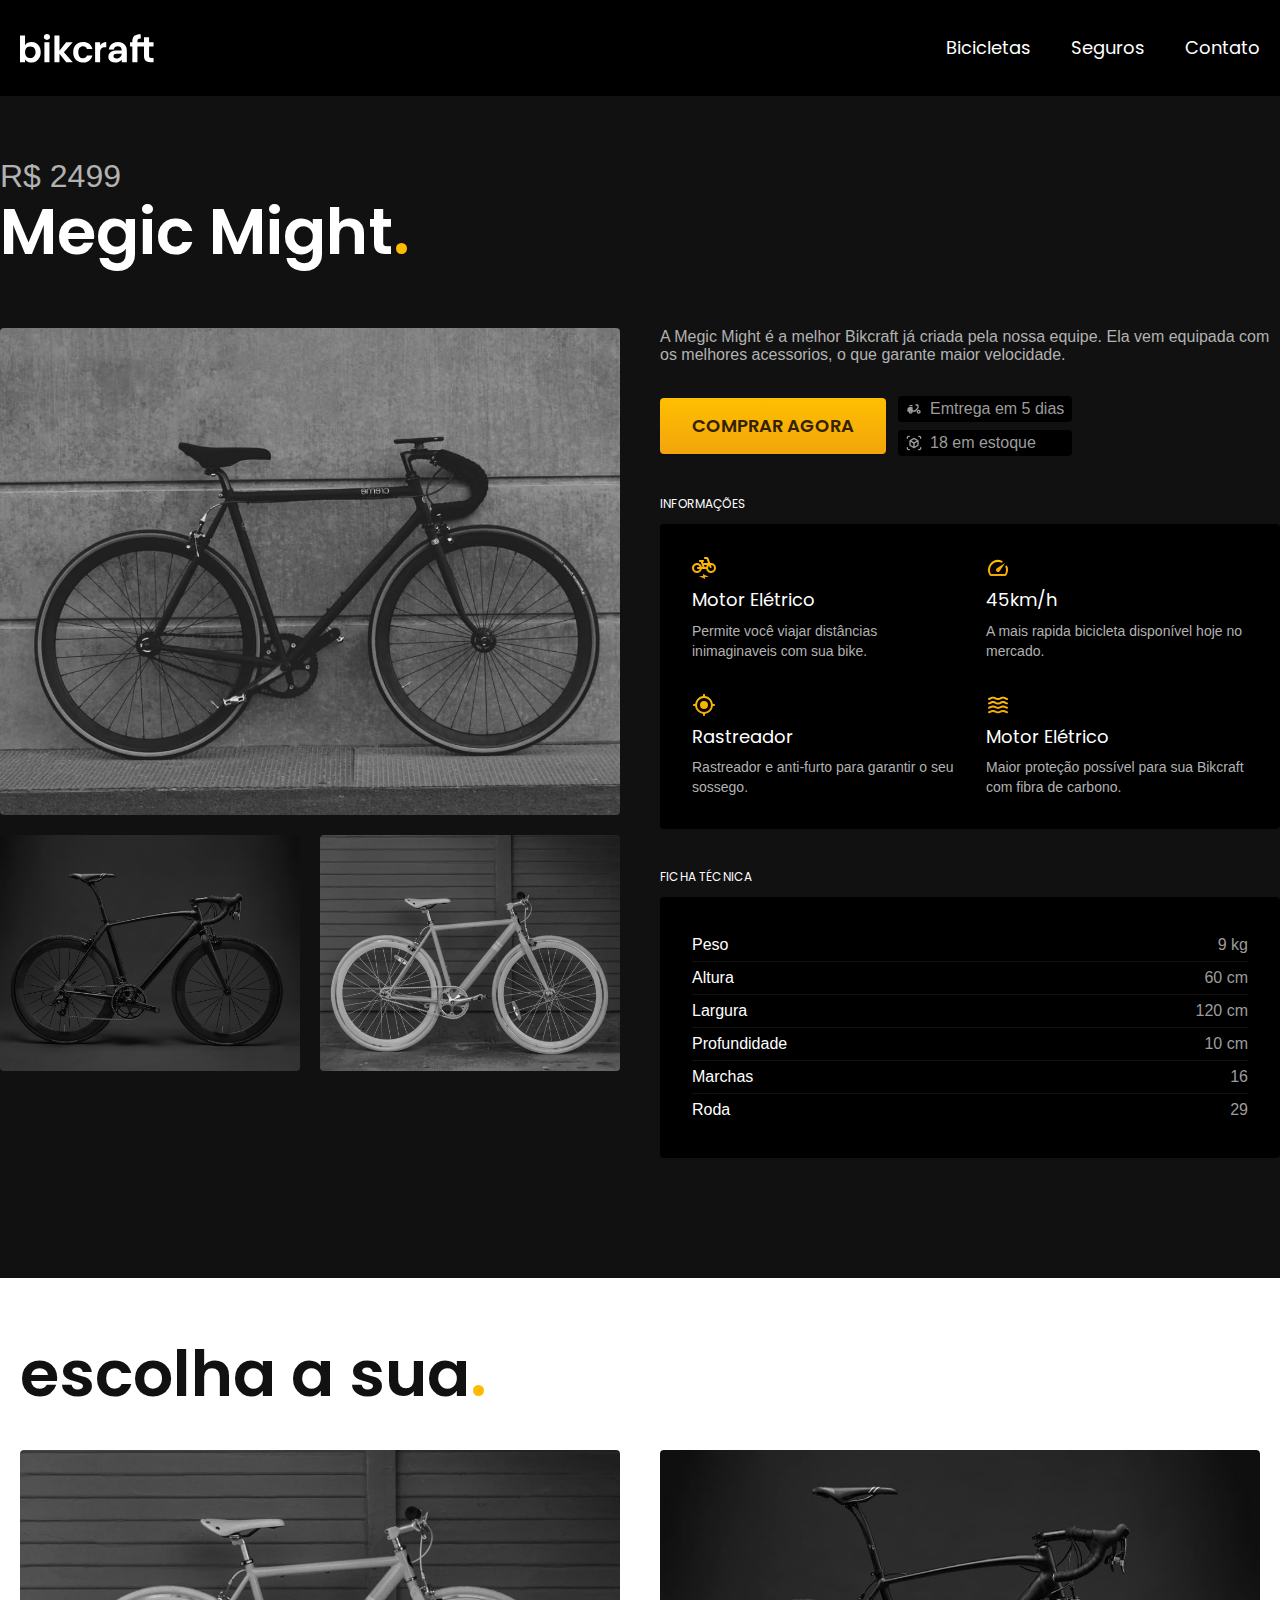
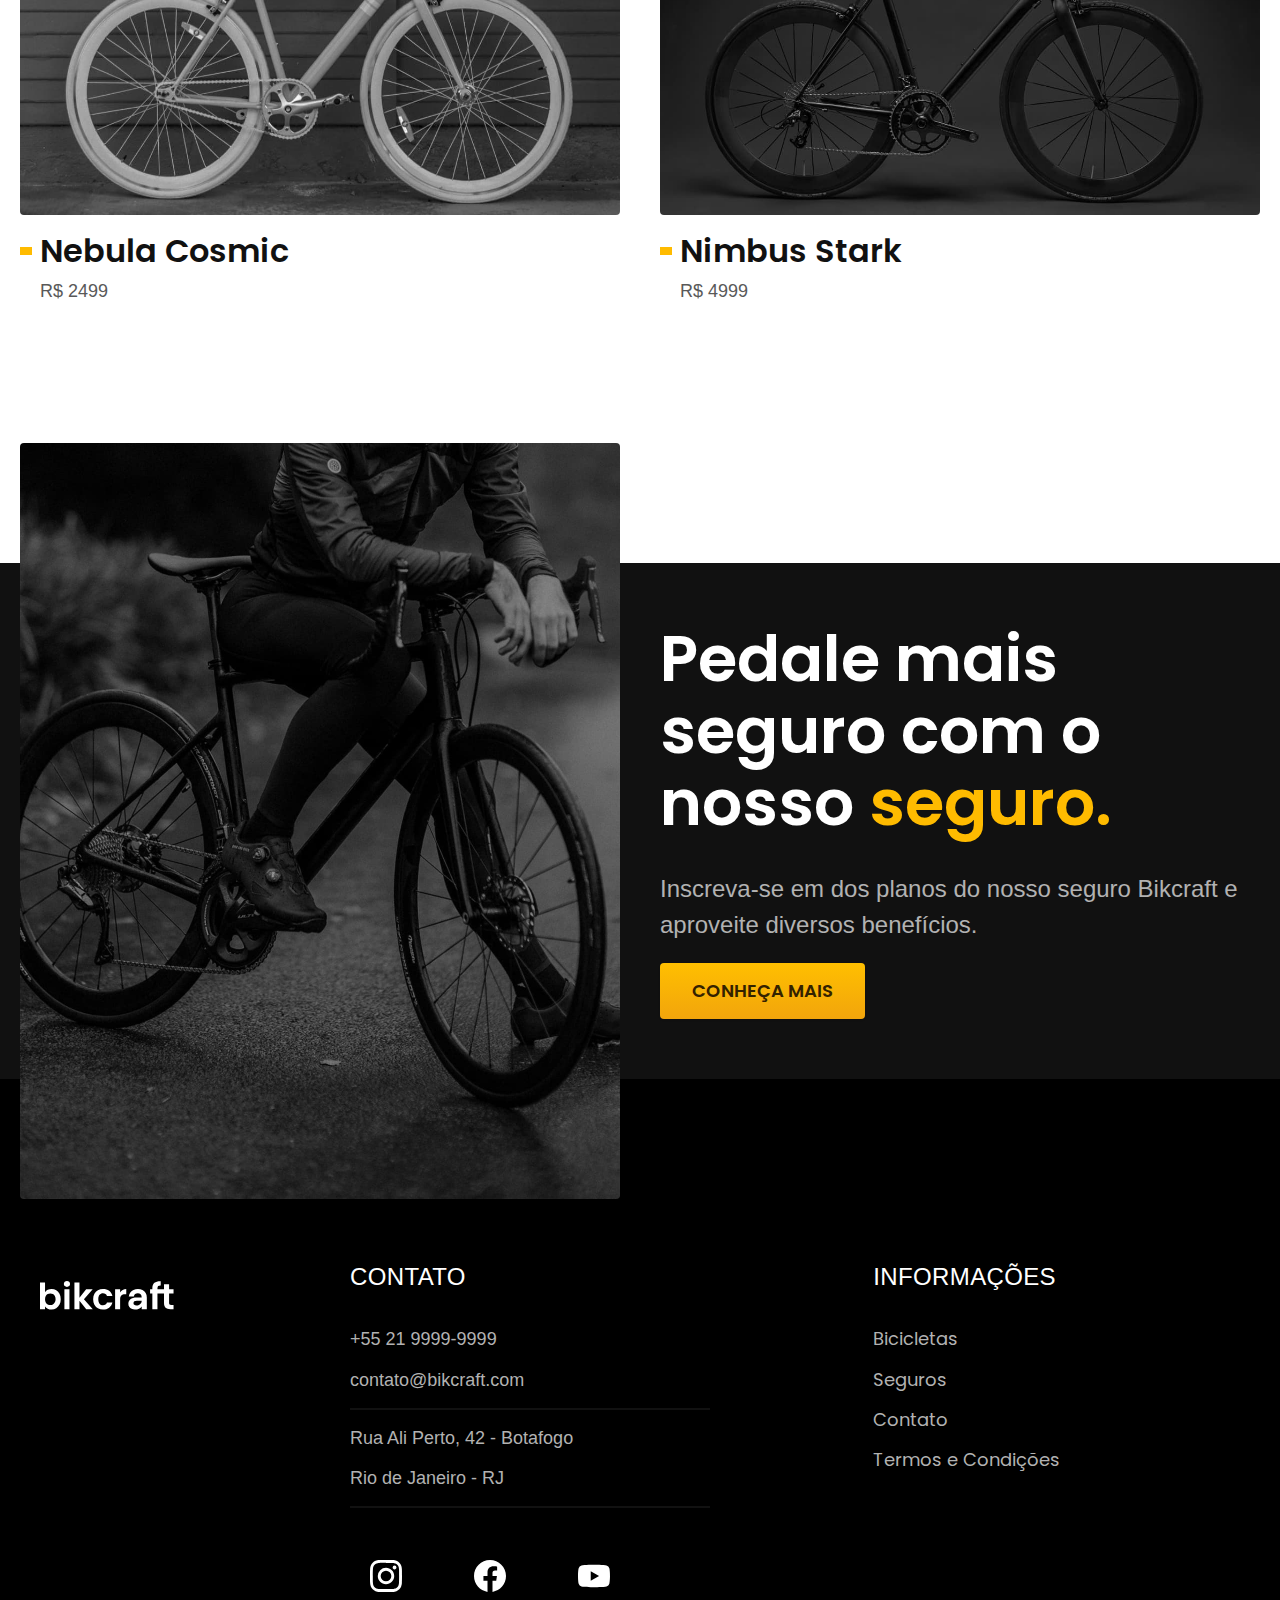
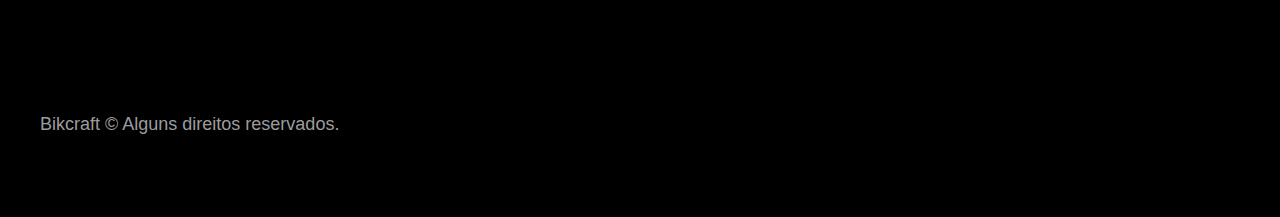
<file: bicicletas/magic.html>
<!DOCTYPE html>
<html lang="pt-br">

<head>
  <meta charset="UTF-8">
  <meta name="viewport" content="width=device-width, initial-scale=1.0">
  <title>Magic / Bikcraft</title>
  <meta name="description" content="Magic.">

  <link rel="icon" href="../favicon.svg" type="image/svg+xml">
  <link rel="preload" href="../css/style.css" as="style">
  <link rel="stylesheet" href="../css/style.css">

  <script>document.documentElement.classList.add('js')</script>

  <link rel="preconnect" href="https://fonts.googleapis.com">
  <link rel="preconnect" href="https://fonts.gstatic.com" crossorigin>

  <link
    href="https://fonts.googleapis.com/css2? family=Merriweather:ital,wght@1,900&family=Poppins:wght@400;600&family=Roboto+Serif:opsz,wght@8.. 144.400;8..144.500&display=swap"
    rel="stylesheet">
</head>

<body id="bicicleta">
  <header class="header-bg">
    <div class="header container">
      <a href="../">
        <img src="../img/bikcraft.svg" alt="Bikcraft">
      </a>
      <nav aria-label="primaria">
        <ul class="header-menu font-1-m cor-0">
          <li><a href="../bicicletas.html">Bicicletas</a></li>
          <li><a href="../seguros.html">Seguros</a></li>
          <li><a href="../contato.html">Contato</a></li>
        </ul>
      </nav>
    </div>
  </header>
  <main class="titulo-bg">
    <div>
      <div class="titulo-container">
        <p class="font-2-xl cor-5">R$ 2499</p>
        <h1 class="font-1-xxl cor-0">Megic Might<span class="cor-p1">.</span></h1>
      </div>
    </div>
    <div class="bicicleta">
      <div class="bicicleta-imagens">
        <img src="../img/bicicleta/nimbus2.jpg" alt="Bicicleta 1">
        <img src="../img/bicicleta/nimbus1.jpg" alt="Bicicleta 2">
        <img src="../img/bicicleta/nimbus3.jpg" alt="Bicicleta 3">
      </div>
      <div class="bicicleta-conteudo">
        <p class="fonte-1-2 cor-5">A Megic Might é a melhor Bikcraft já criada pela nossa equipe. Ela vem equipada
          com os melhores acessorios, o que garante maior velocidade.</p>
        <div class="bicicleta-comprar">
          <a class="botao" href="../orcamento.html?tipo=bikcraft&produto=magic">Comprar Agora</a>
          <span class="fonte-1-xs cor-6"><img src="../img/icones/entrega.svg" alt="">Emtrega em 5 dias</span>
          <span class="fonte-1-xs cor-6"><img src="../img/icones/estoque.svg" alt="">18 em estoque</span>
        </div>
        <h2 class="font-1-xs cor-0">Informações</h2>
        <ul class="bicicleta-informacoes">
          <li>
            <img src="../img/icones/eletrica.svg" alt="">
            <h3 class="font-1-m cor-0">Motor Elétrico</h3>
            <p class="font-2-xs cor-5">Permite você viajar distâncias inimaginaveis com sua bike.</p>
          </li>
          <li>
            <img src="../img/icones/velocidade.svg" alt="">
            <h3 class="font-1-m cor-0">45km/h</h3>
            <p class="font-2-xs cor-5">A mais rapida bicicleta disponível hoje no mercado.</p>
          </li>
          <li>
            <img src="../img/icones/rastreador.svg" alt="">
            <h3 class="font-1-m cor-0">Rastreador</h3>
            <p class="font-2-xs cor-5">Rastreador e anti-furto para garantir o seu sossego.</p>
          </li>
          <li>
            <img src="../img/icones/carbono.svg" alt="">
            <h3 class="font-1-m cor-0">Motor Elétrico</h3>
            <p class="font-2-xs cor-5">Maior proteção possível para sua Bikcraft com fibra de carbono.</p>
          </li>
        </ul>
        <h2 class="font-1-xs cor-0">Ficha Técnica</h2>
        <ul class="bicicleta-ficha font-2-s cor-0">
          <li>Peso <span>9 kg</span></li>
          <li>Altura <span>60 cm</span></li>
          <li>Largura <span>120 cm</span></li>
          <li>Profundidade <span>10 cm</span></li>
          <li>Marchas <span>16</span></li>
          <li>Roda <span>29</span></li>
        </ul>
      </div>
    </div>
  </main>

  <article class="bicicletas-lista container">
    <h2 class="font-1-xxl">escolha a sua<span class="cor-p1">.</span></h2>

    <ul>
      <li>
        <a href="../bicicletas/nebula.html">
          <img src="../img/bicicletas/nebula.jpg" alt="bicicleta preta">
          <h3 class="font-1-xl">Nebula Cosmic</h3>
          <span class="font-2-m cor-8">R$ 2499</span>
        </a>
      </li>

      <li>
        <a href="../bicicletas/nimbus.html">
          <img src="../img/bicicletas/nimbus.jpg" alt="bicicleta preta">
          <h3 class="font-1-xl">Nimbus Stark</h3>
          <span class="font-2-m cor-8">R$ 4999</span>
        </a>
      </li>
    </ul>
  </article>

  <article class="seguro-bg">
    <div class="seguro container">
      <div class="seguro-imagem">
        <img src="../img/fotos/seguros.jpg" alt="Pessoa parada em cima de uma bicicleta.">
      </div>
      <div class="seguro-conteudo">
        <h2 class="font-1-xxl cor-0">Pedale mais seguro com o nosso <span class="cor-p1">seguro.</span></h2>
        <p class="font-2-l cor-5">Inscreva-se em dos planos do nosso seguro Bikcraft e aproveite diversos benefícios.
        </p>
        <a class="botao" href="../seguros.html">Conheça Mais</a>
      </div>
    </div>

  </article>
  <footer>
    <div class="footer-bg">
      <div class="footer container">
        <img src="../img/bikcraft.svg" alt="Bikcraft">
        <div class="footer-contato">
          <h3 class="font-2-l-b cor-0">Contato</h3>
          <ul class="font-2-m cor-5">
            <li><a href="tel:+552199999999">+55 21 9999-9999</a></li>
            <li><a href="mailto:contato@bikcraft.com">contato@bikcraft.com</a></li>
            <li>Rua Ali Perto, 42 - Botafogo</li>
            <li>Rio de Janeiro - RJ</li>
          </ul>
          <div class="footer-redes">
            <a href="../">
              <img src="../img/redes/instagram.svg" alt="Instagram">
            </a>
            <a href="../">
              <img src="../img/redes/facebook.svg" alt="Facebook">
            </a>
            <a href="../">
              <img src="../img/redes/youtube.svg" alt="Youtube">
            </a>
          </div>
        </div>
        <div class="footer-informacoes">
          <h3 class="font-2-l-b cor-0">Informações</h3>
          <nav>
            <ul class="font-1-m cor-5">
              <li><a href="../bicicletas.html">Bicicletas</a></li>
              <li><a href="../seguros.html">Seguros</a></li>
              <li><a href="../contato.html">Contato</a></li>
              <li><a href="../termos.html">Termos e Condições</a></li>
            </ul>
          </nav>
        </div>
        <p class="footer-copy font-2-m cor-6">Bikcraft © Alguns direitos reservados.</p>
      </div>
    </div>
  </footer>
  <script src="../js/script.js"></script>
</body>

</html>
</file>
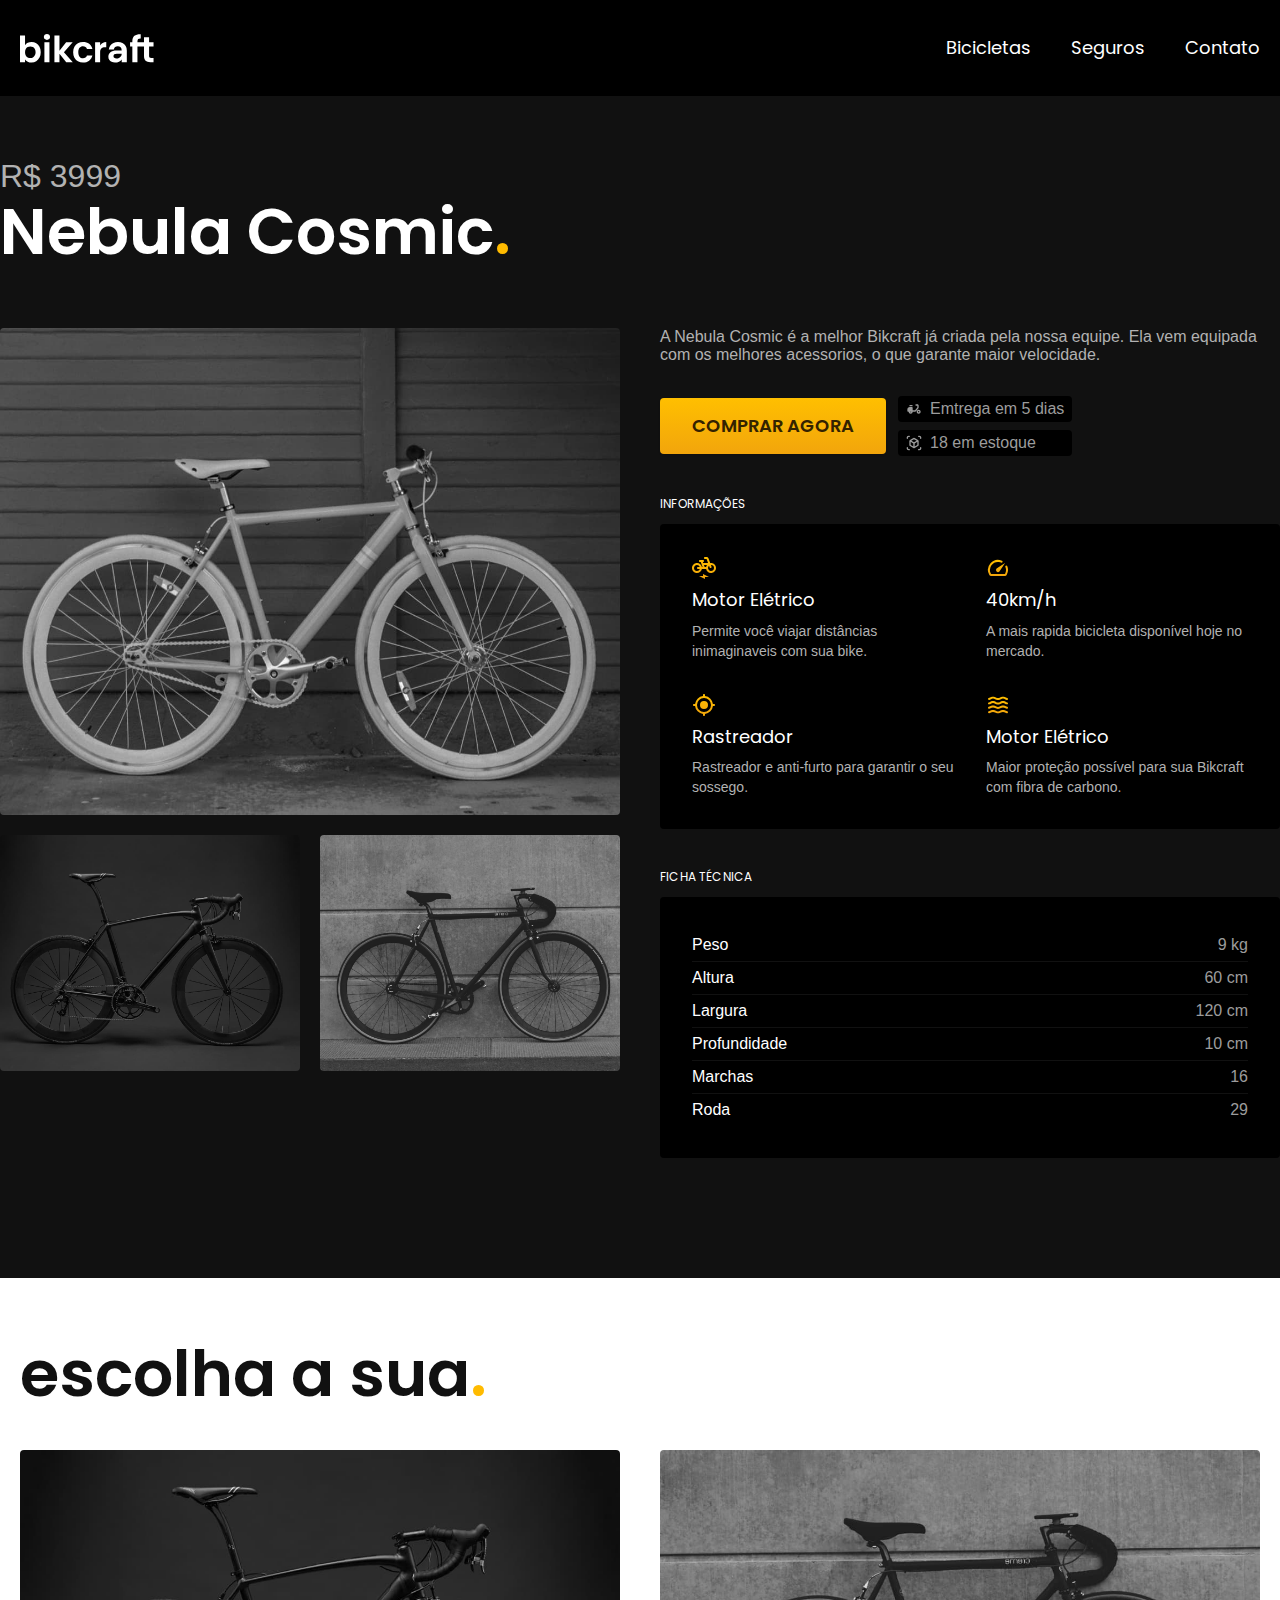
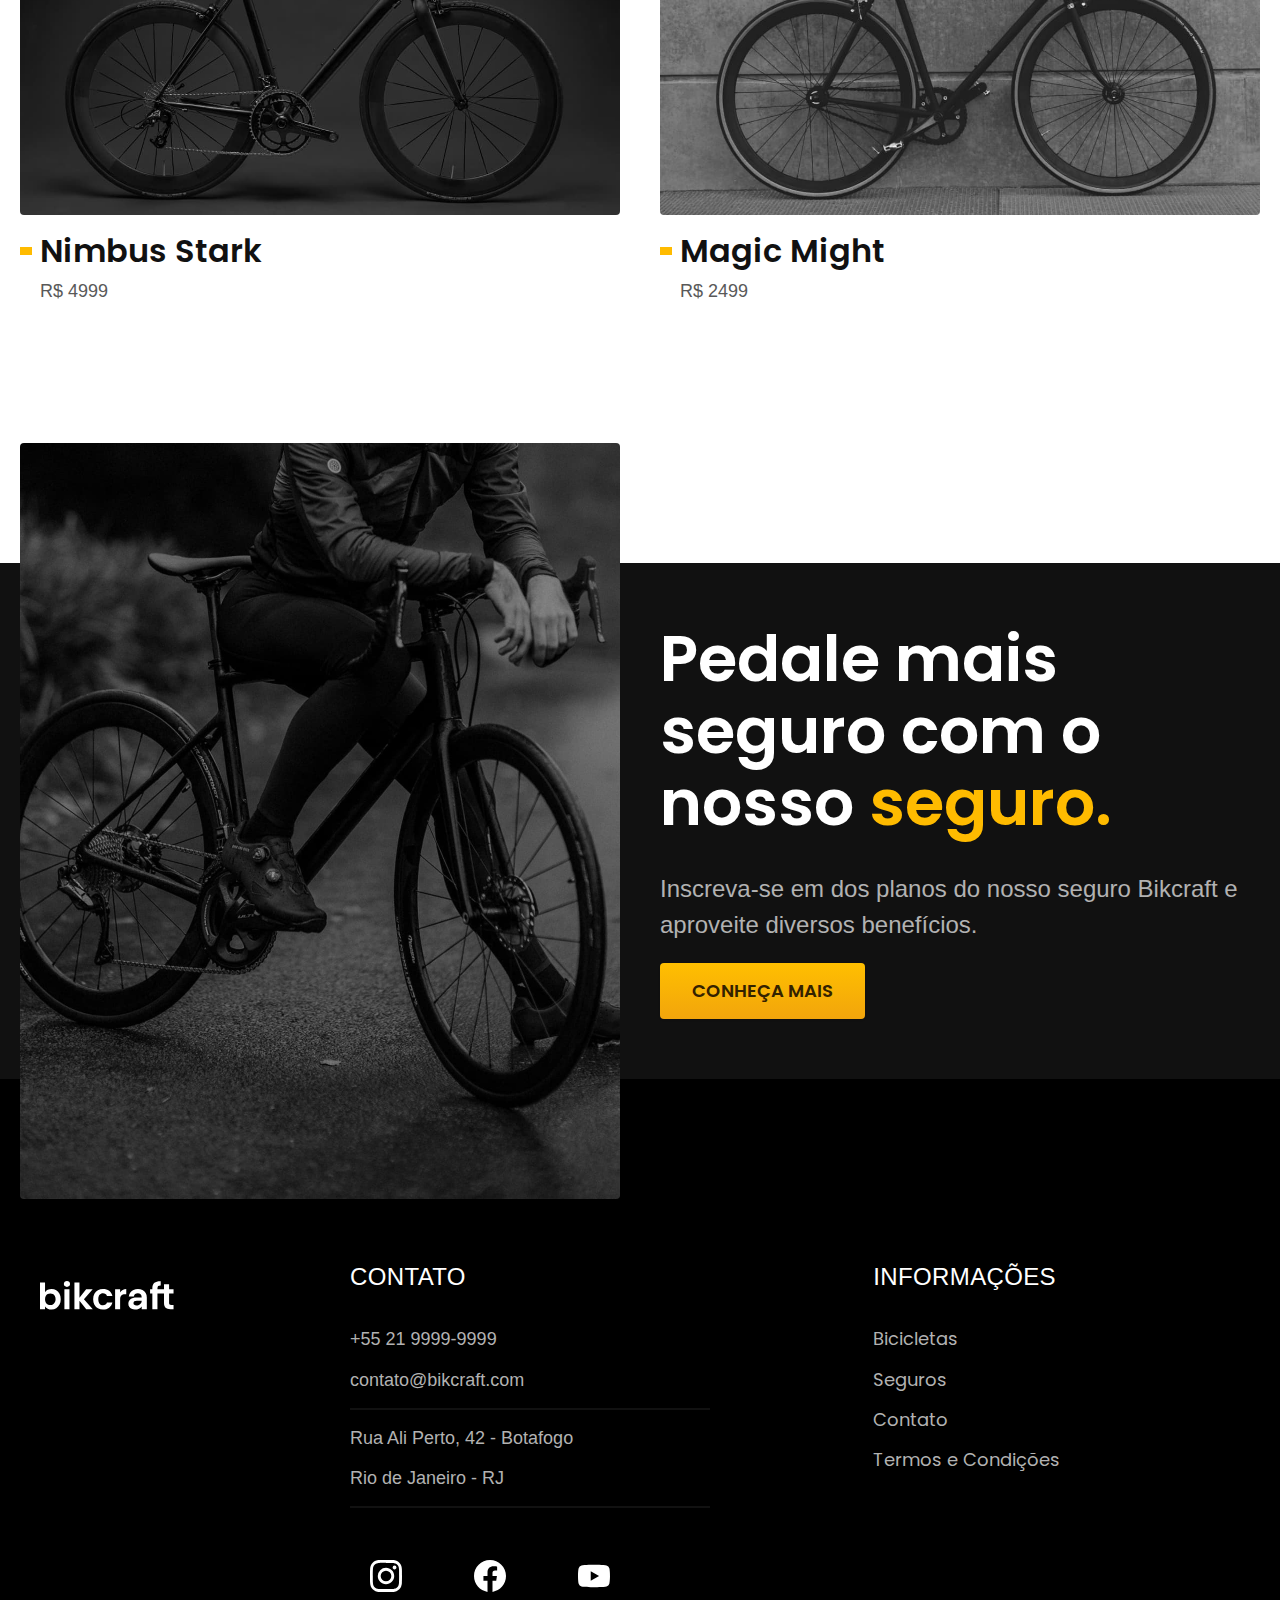
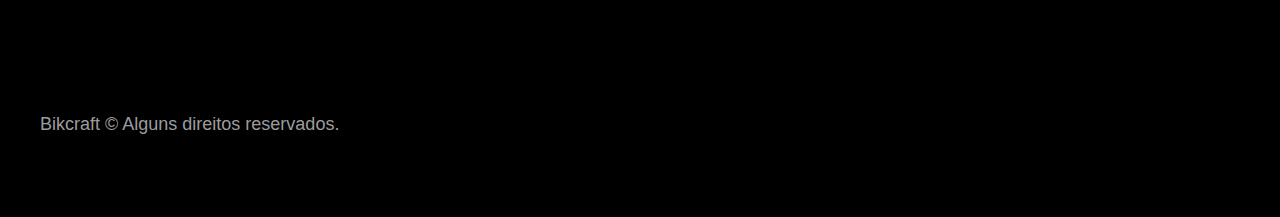
<file: bicicletas/nebula.html>
<!DOCTYPE html>
<html lang="pt-br">

<head>
  <meta charset="UTF-8">
  <meta name="viewport" content="width=device-width, initial-scale=1.0">
  <title>Nebula / Bikcraft</title>
  <meta name="description" content="Nebula.">

  <link rel="icon" href="../favicon.svg" type="image/svg+xml">
  <link rel="preload" href="../css/style.css" as="style">
  <link rel="stylesheet" href="../css/style.css">

  <script>document.documentElement.classList.add('js')</script>

  <link rel="preconnect" href="https://fonts.googleapis.com">
  <link rel="preconnect" href="https://fonts.gstatic.com" crossorigin>

  <link
    href="https://fonts.googleapis.com/css2? family=Merriweather:ital,wght@1,900&family=Poppins:wght@400;600&family=Roboto+Serif:opsz,wght@8.. 144.400;8..144.500&display=swap"
    rel="stylesheet">
</head>

<body id="bicicleta">
  <header class="header-bg">
    <div class="header container">
      <a href="../">
        <img src="../img/bikcraft.svg" alt="Bikcraft">
      </a>
      <nav aria-label="primaria">
        <ul class="header-menu font-1-m cor-0">
          <li><a href="../bicicletas.html">Bicicletas</a></li>
          <li><a href="../seguros.html">Seguros</a></li>
          <li><a href="../contato.html">Contato</a></li>
        </ul>
      </nav>
    </div>
  </header>
  <main class="titulo-bg">
    <div>
      <div class="titulo-container">
        <p class="font-2-xl cor-5">R$ 3999</p>
        <h1 class="font-1-xxl cor-0">Nebula Cosmic<span class="cor-p1">.</span></h1>
      </div>
    </div>
    <div class="bicicleta">
      <div class="bicicleta-imagens">
        <img src="../img/bicicleta/nimbus3.jpg" alt="Bicicleta 1">
        <img src="../img/bicicleta/nimbus1.jpg" alt="Bicicleta 2">
        <img src="../img/bicicleta/nimbus2.jpg" alt="Bicicleta 3">
      </div>
      <div class="bicicleta-conteudo">
        <p class="fonte-1-2 cor-5">A Nebula Cosmic é a melhor Bikcraft já criada pela nossa equipe. Ela vem equipada
          com os melhores acessorios, o que garante maior velocidade.</p>
        <div class="bicicleta-comprar">
          <a class="botao" href="../orcamento.html?tipo=bikcraft&produto=nebula">Comprar Agora</a>
          <span class="fonte-1-xs cor-6"><img src="../img/icones/entrega.svg" alt="">Emtrega em 5 dias</span>
          <span class="fonte-1-xs cor-6"><img src="../img/icones/estoque.svg" alt="">18 em estoque</span>
        </div>
        <h2 class="font-1-xs cor-0">Informações</h2>
        <ul class="bicicleta-informacoes">
          <li>
            <img src="../img/icones/eletrica.svg" alt="">
            <h3 class="font-1-m cor-0">Motor Elétrico</h3>
            <p class="font-2-xs cor-5">Permite você viajar distâncias inimaginaveis com sua bike.</p>
          </li>
          <li>
            <img src="../img/icones/velocidade.svg" alt="">
            <h3 class="font-1-m cor-0">40km/h</h3>
            <p class="font-2-xs cor-5">A mais rapida bicicleta disponível hoje no mercado.</p>
          </li>
          <li>
            <img src="../img/icones/rastreador.svg" alt="">
            <h3 class="font-1-m cor-0">Rastreador</h3>
            <p class="font-2-xs cor-5">Rastreador e anti-furto para garantir o seu sossego.</p>
          </li>
          <li>
            <img src="../img/icones/carbono.svg" alt="">
            <h3 class="font-1-m cor-0">Motor Elétrico</h3>
            <p class="font-2-xs cor-5">Maior proteção possível para sua Bikcraft com fibra de carbono.</p>
          </li>
        </ul>
        <h2 class="font-1-xs cor-0">Ficha Técnica</h2>
        <ul class="bicicleta-ficha font-2-s cor-0">
          <li>Peso <span>9 kg</span></li>
          <li>Altura <span>60 cm</span></li>
          <li>Largura <span>120 cm</span></li>
          <li>Profundidade <span>10 cm</span></li>
          <li>Marchas <span>16</span></li>
          <li>Roda <span>29</span></li>
        </ul>
      </div>
    </div>
  </main>

  <article class="bicicletas-lista container">
    <h2 class="font-1-xxl">escolha a sua<span class="cor-p1">.</span></h2>

    <ul>
      <li>
        <a href="../bicicletas/nimbus.html">
          <img src="../img/bicicletas/nimbus.jpg" alt="bicicleta preta">
          <h3 class="font-1-xl">Nimbus Stark</h3>
          <span class="font-2-m cor-8">R$ 4999</span>
        </a>
      </li>

      <li>
        <a href="../bicicletas/magic.html">
          <img src="../img/bicicletas/magic.jpg" alt="bicicleta preta">
          <h3 class="font-1-xl">Magic Might</h3>
          <span class="font-2-m cor-8">R$ 2499</span>
        </a>
      </li>
    </ul>
  </article>

  <article class="seguro-bg">
    <div class="seguro container">
      <div class="seguro-imagem">
        <img src="../img/fotos/seguros.jpg" alt="Pessoa parada em cima de uma bicicleta.">
      </div>
      <div class="seguro-conteudo">
        <h2 class="font-1-xxl cor-0">Pedale mais seguro com o nosso <span class="cor-p1">seguro.</span></h2>
        <p class="font-2-l cor-5">Inscreva-se em dos planos do nosso seguro Bikcraft e aproveite diversos benefícios.
        </p>
        <a class="botao" href="../seguros.html">Conheça Mais</a>


      </div>

    </div>

  </article>
  <footer>
    <div class="footer-bg">
      <div class="footer container">
        <img src="../img/bikcraft.svg" alt="Bikcraft">
        <div class="footer-contato">
          <h3 class="font-2-l-b cor-0">Contato</h3>
          <ul class="font-2-m cor-5">
            <li><a href="tel:+552199999999">+55 21 9999-9999</a></li>
            <li><a href="mailto:contato@bikcraft.com">contato@bikcraft.com</a></li>
            <li>Rua Ali Perto, 42 - Botafogo</li>
            <li>Rio de Janeiro - RJ</li>
          </ul>
          <div class="footer-redes">
            <a href="../">
              <img src="../img/redes/instagram.svg" alt="Instagram">
            </a>
            <a href="../">
              <img src="../img/redes/facebook.svg" alt="Facebook">
            </a>
            <a href="../">
              <img src="../img/redes/youtube.svg" alt="Youtube">
            </a>
          </div>
        </div>
        <div class="footer-informacoes">
          <h3 class="font-2-l-b cor-0">Informações</h3>
          <nav>
            <ul class="font-1-m cor-5">
              <li><a href="../bicicletas.html">Bicicletas</a></li>
              <li><a href="../seguros.html">Seguros</a></li>
              <li><a href="../contato.html">Contato</a></li>
              <li><a href="../termos.html">Termos e Condições</a></li>
            </ul>
          </nav>
        </div>
        <p class="footer-copy font-2-m cor-6">Bikcraft © Alguns direitos reservados.</p>
      </div>
    </div>
  </footer>
  <script src="../js/script.js"></script>
</body>

</html>
</file>
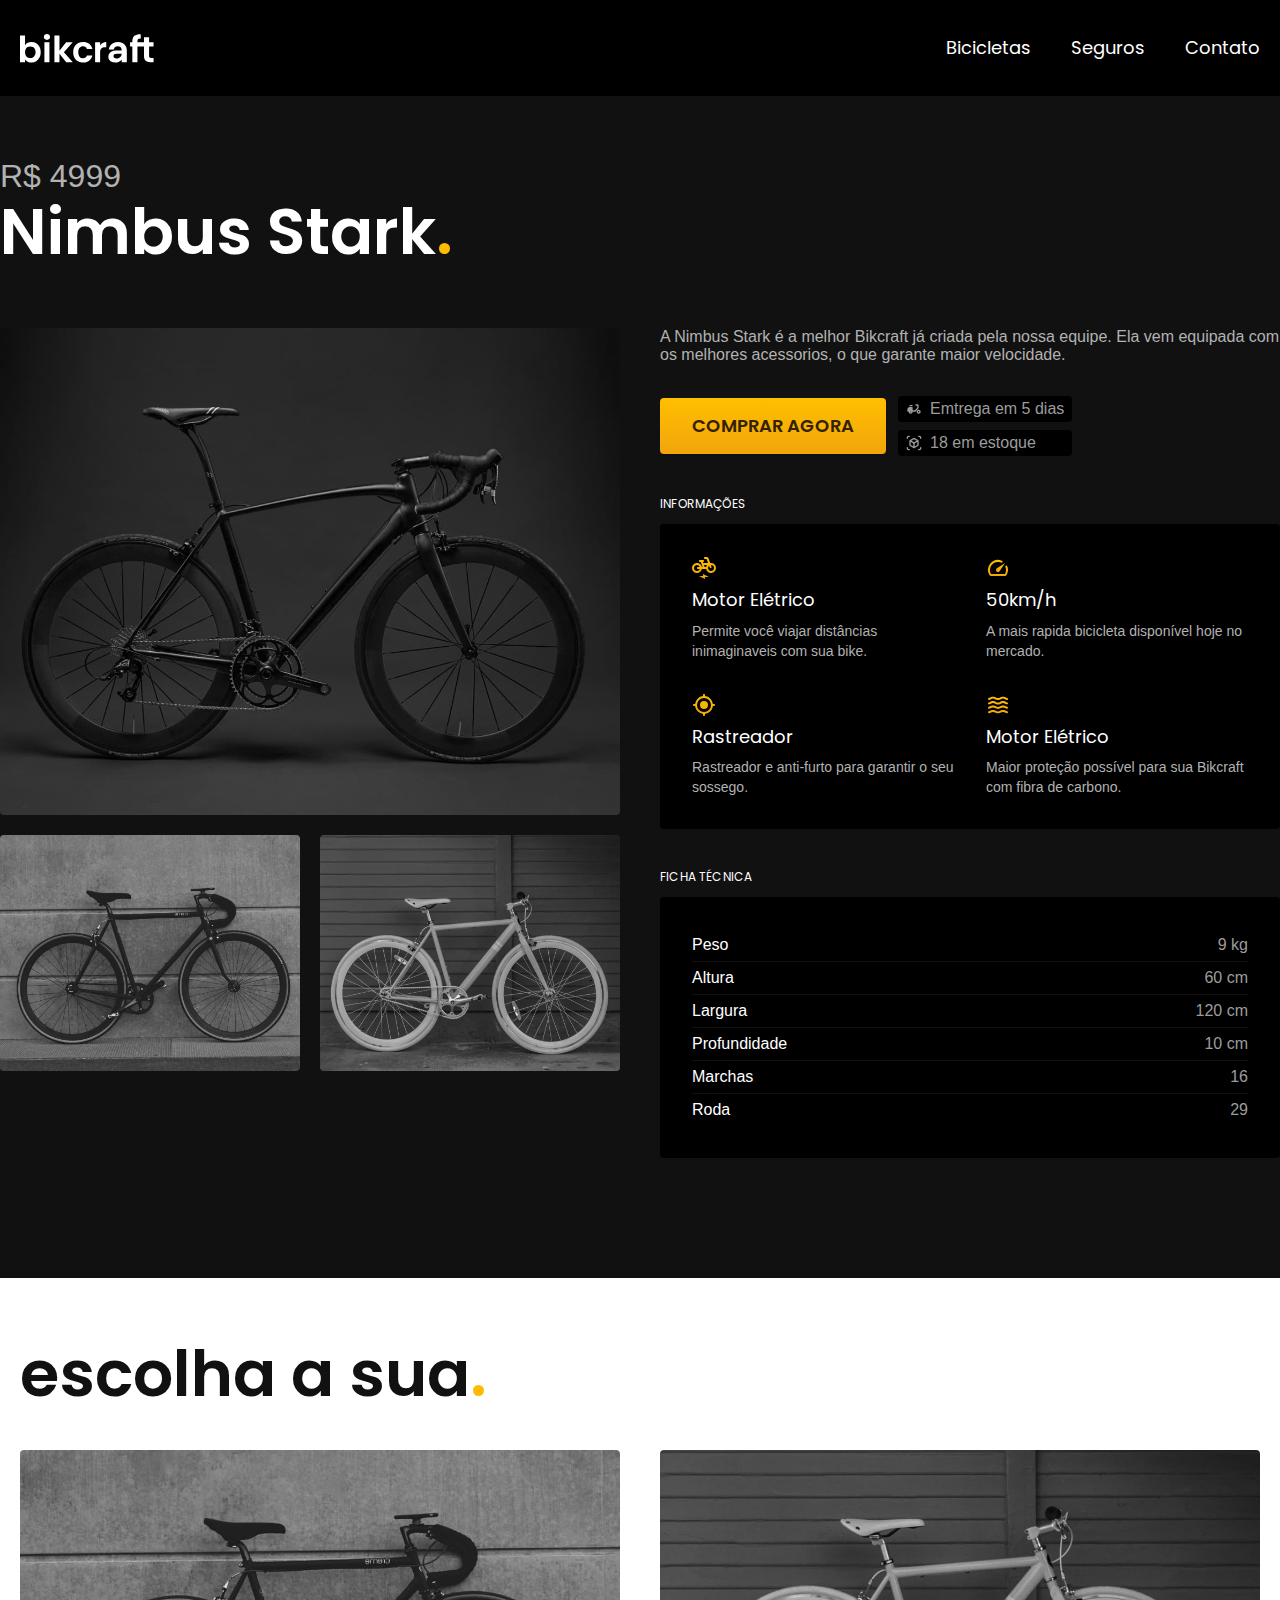
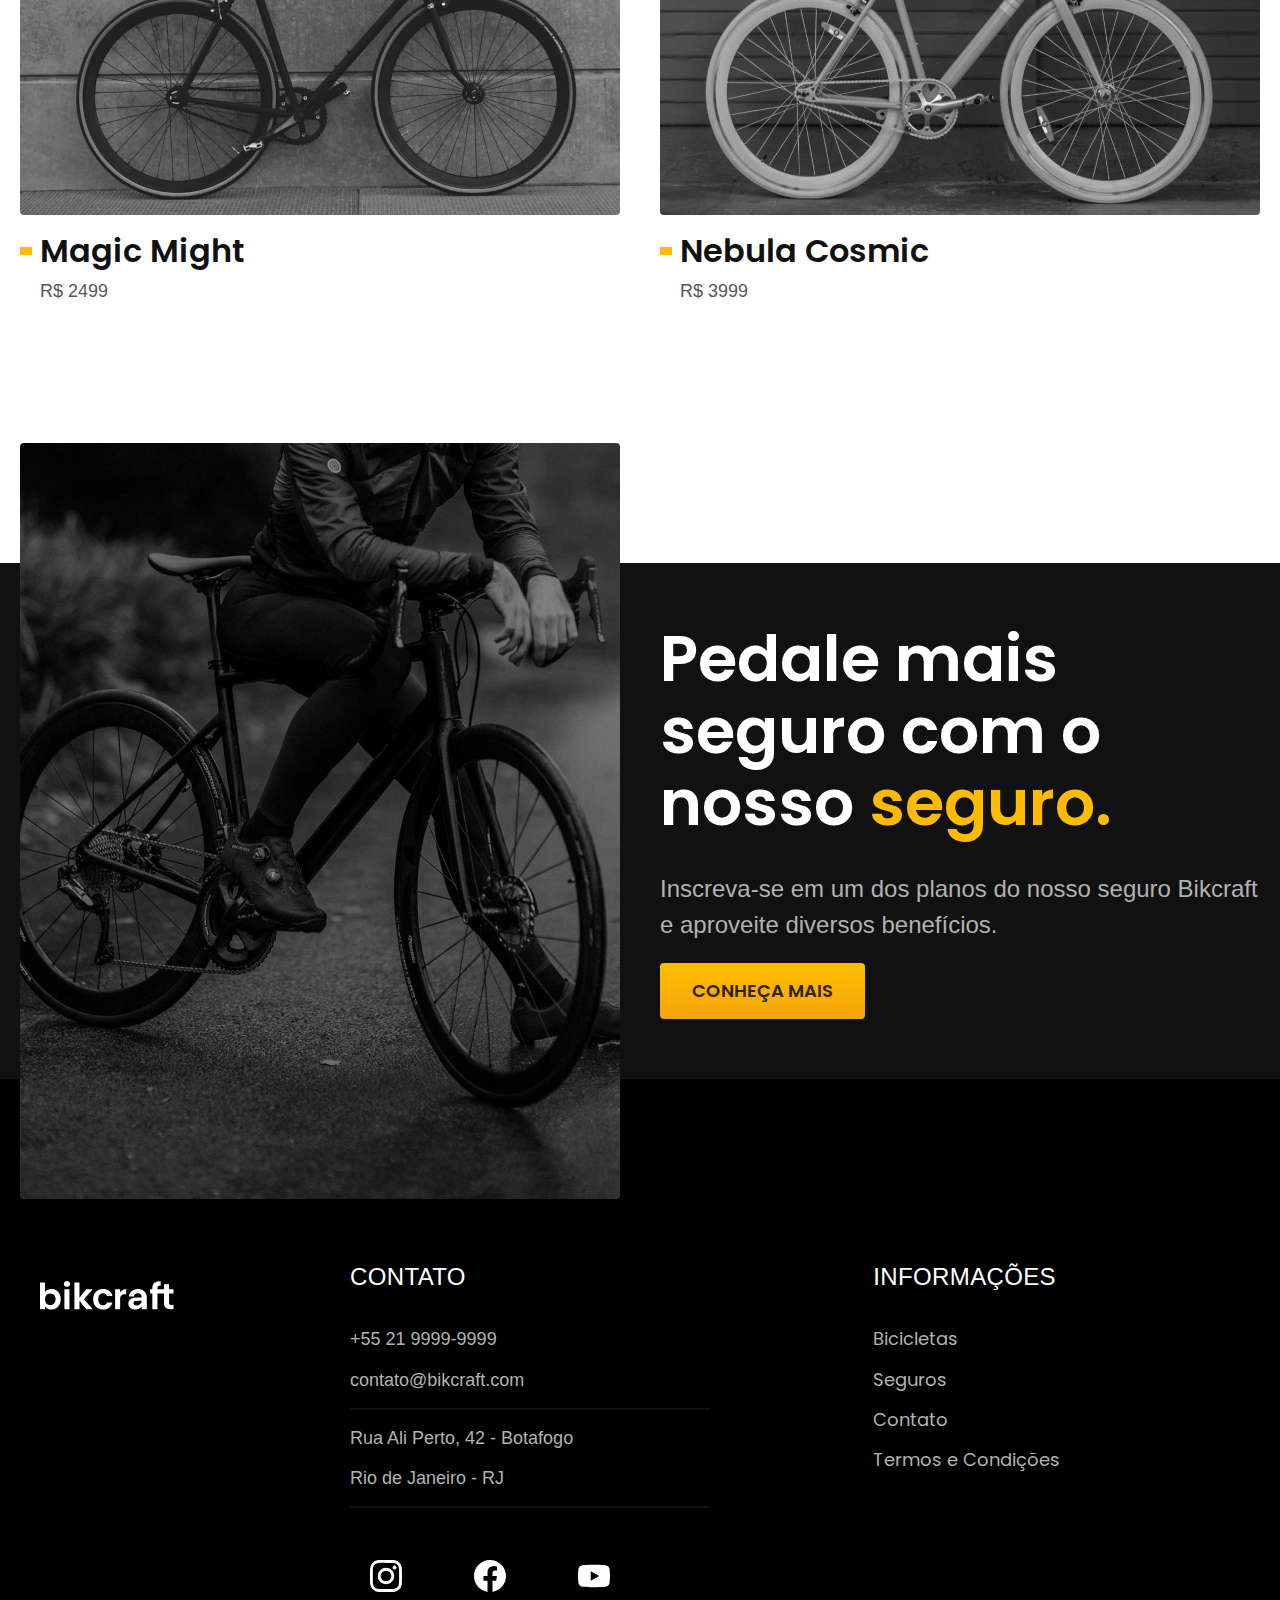
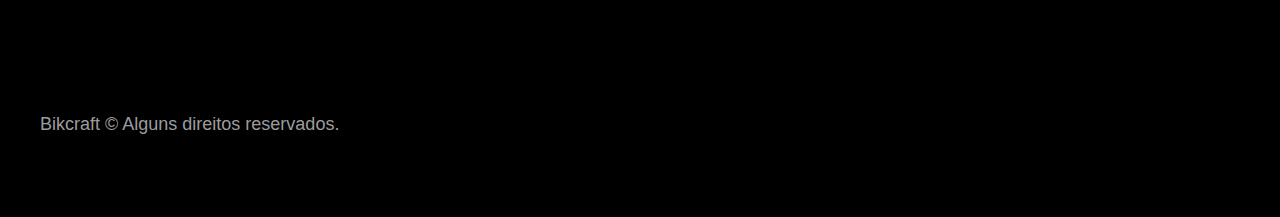
<file: bicicletas/nimbus.html>
<!DOCTYPE html>
<html lang="pt-br">

<head>
  <meta charset="UTF-8">
  <meta name="viewport" content="width=device-width, initial-scale=1.0">
  <title>Nimbus / Bikcraft</title>
  <meta name="description" content="Nimbus.">

  <link rel="icon" href="../favicon.svg" type="image/svg+xml">
  <link rel="preload" href="../css/style.css" as="style">
  <link rel="stylesheet" href="../css/style.css">

  <script>document.documentElement.classList.add('js')</script>

  <link rel="preconnect" href="https://fonts.googleapis.com">
  <link rel="preconnect" href="https://fonts.gstatic.com" crossorigin>

  <link
    href="https://fonts.googleapis.com/css2? family=Merriweather:ital,wght@1,900&family=Poppins:wght@400;600&family=Roboto+Serif:opsz,wght@8.. 144.400;8..144.500&display=swap"
    rel="stylesheet">
</head>

<body id="bicicleta">
  <header class="header-bg">
    <div class="header container">
      <a href="../">
        <img src="../img/bikcraft.svg" alt="Bikcraft">
      </a>
      <nav aria-label="primaria">
        <ul class="header-menu font-1-m cor-0">
          <li><a href="../bicicletas.html">Bicicletas</a></li>
          <li><a href="../seguros.html">Seguros</a></li>
          <li><a href="../contato.html">Contato</a></li>
        </ul>
      </nav>
    </div>
  </header>
  <main class="titulo-bg">
    <div>
      <div class="titulo-container">
        <p class="font-2-xl cor-5">R$ 4999</p>
        <h1 class="font-1-xxl cor-0">Nimbus Stark<span class="cor-p1">.</span></h1>
      </div>
    </div>
    <div class="bicicleta">
      <div class="bicicleta-imagens">
        <img src="../img/bicicleta/nimbus1.jpg" alt="Bicicleta 1">
        <img src="../img/bicicleta/nimbus2.jpg" alt="Bicicleta 2">
        <img src="../img/bicicleta/nimbus3.jpg" alt="Bicicleta 3">
      </div>
      <div class="bicicleta-conteudo">
        <p class="fonte-1-2 cor-5">A Nimbus Stark é a melhor Bikcraft já criada pela nossa equipe. Ela vem equipada
          com os melhores acessorios, o que garante maior velocidade.</p>
        <div class="bicicleta-comprar">
          <a class="botao" href="../orcamento.html?tipo=bikcraft&produto=nimbus">Comprar Agora</a>
          <span class="fonte-1-xs cor-6"><img src="../img/icones/entrega.svg" alt="">Emtrega em 5 dias</span>
          <span class="fonte-1-xs cor-6"><img src="../img/icones/estoque.svg" alt="">18 em estoque</span>
        </div>
        <h2 class="font-1-xs cor-0">Informações</h2>
        <ul class="bicicleta-informacoes">
          <li>
            <img src="../img/icones/eletrica.svg" alt="">
            <h3 class="font-1-m cor-0">Motor Elétrico</h3>
            <p class="font-2-xs cor-5">Permite você viajar distâncias inimaginaveis com sua bike.</p>
          </li>
          <li>
            <img src="../img/icones/velocidade.svg" alt="">
            <h3 class="font-1-m cor-0">50km/h</h3>
            <p class="font-2-xs cor-5">A mais rapida bicicleta disponível hoje no mercado.</p>
          </li>
          <li>
            <img src="../img/icones/rastreador.svg" alt="">
            <h3 class="font-1-m cor-0">Rastreador</h3>
            <p class="font-2-xs cor-5">Rastreador e anti-furto para garantir o seu sossego.</p>
          </li>
          <li>
            <img src="../img/icones/carbono.svg" alt="">
            <h3 class="font-1-m cor-0">Motor Elétrico</h3>
            <p class="font-2-xs cor-5">Maior proteção possível para sua Bikcraft com fibra de carbono.</p>
          </li>
        </ul>
        <h2 class="font-1-xs cor-0">Ficha Técnica</h2>
        <ul class="bicicleta-ficha font-2-s cor-0">
          <li>Peso <span>9 kg</span></li>
          <li>Altura <span>60 cm</span></li>
          <li>Largura <span>120 cm</span></li>
          <li>Profundidade <span>10 cm</span></li>
          <li>Marchas <span>16</span></li>
          <li>Roda <span>29</span></li>
        </ul>
      </div>
    </div>
  </main>

  <article class="bicicletas-lista container">
    <h2 class="font-1-xxl">escolha a sua<span class="cor-p1">.</span></h2>

    <ul>
      <li>
        <a href="../bicicletas/magic.html">
          <img src="../img/bicicletas/magic.jpg" alt="bicicleta preta">
          <h3 class="font-1-xl">Magic Might</h3>
          <span class="font-2-m cor-8">R$ 2499</span>
        </a>
      </li>

      <li>
        <a href="../bicicletas/nebula.html">
          <img src="../img/bicicletas/nebula.jpg" alt="bicicleta preta">
          <h3 class="font-1-xl">Nebula Cosmic</h3>
          <span class="font-2-m cor-8">R$ 3999</span>
        </a>
      </li>
    </ul>
  </article>

  <article class="seguro-bg">
    <div class="seguro container">
      <div class="seguro-imagem">
        <img src="../img/fotos/seguros.jpg" alt="Pessoa parada em cima de uma bicicleta.">
      </div>
      <div class="seguro-conteudo">
        <h2 class="font-1-xxl cor-0">Pedale mais seguro com o nosso <span class="cor-p1">seguro.</span></h2>
        <p class="font-2-l cor-5">Inscreva-se em um dos planos do nosso seguro Bikcraft e aproveite diversos benefícios.
        </p>
        <a class="botao" href="../seguros.html">Conheça Mais</a>
      </div>
    </div>
  </article>
  <footer>
    <div class="footer-bg">
      <div class="footer container">
        <img src="../img/bikcraft.svg" alt="Bikcraft">
        <div class="footer-contato">
          <h3 class="font-2-l-b cor-0">Contato</h3>
          <ul class="font-2-m cor-5">
            <li><a href="tel:+552199999999">+55 21 9999-9999</a></li>
            <li><a href="mailto:contato@bikcraft.com">contato@bikcraft.com</a></li>
            <li>Rua Ali Perto, 42 - Botafogo</li>
            <li>Rio de Janeiro - RJ</li>
          </ul>
          <div class="footer-redes">
            <a href="../">
              <img src="../img/redes/instagram.svg" alt="Instagram">
            </a>
            <a href="../">
              <img src="../img/redes/facebook.svg" alt="Facebook">
            </a>
            <a href="../">
              <img src="../img/redes/youtube.svg" alt="Youtube">
            </a>
          </div>
        </div>
        <div class="footer-informacoes">
          <h3 class="font-2-l-b cor-0">Informações</h3>
          <nav>
            <ul class="font-1-m cor-5">
              <li><a href="../bicicletas.html">Bicicletas</a></li>
              <li><a href="../seguros.html">Seguros</a></li>
              <li><a href="../contato.html">Contato</a></li>
              <li><a href="../termos.html">Termos e Condições</a></li>
            </ul>
          </nav>
        </div>
        <p class="footer-copy font-2-m cor-6">Bikcraft © Alguns direitos reservados.</p>
      </div>
    </div>
  </footer>
  <script src="../js/script.js"></script>
</body>

</html>
</file>
<file: css/style.css>
@import"../global/global.css";
@import"../ultilidades/tipografia.css";
@import"../ultilidades/cores.css";
@import"../ultilidades/animacao.css";


@import"../global/header.css";
@import"../global/footer.css";

/* utilidades*/
@import"../ultilidades/componentes.css";
@import"../ultilidades/formulario.css";

/* home*/
@import"../home/introducao.css";
@import"../home/tecnologia.css";
@import"../home/parceiros.css";
@import"../home/depoimento.css";

/*bicicletas*/
@import"../bicicletas/bicicletas-lista.css";
@import"../bicicletas/bicicletas.css";

/*bicicleta*/
@import"./bicicleta/bicicleta.css";
@import"./bicicleta/seguro.css";

/*seguros*/
@import"../seguros/seguros.css";
@import"../seguros/vantagens.css";
@import"../seguros/perguntas.css";

/*contato*/
@import"../css/contato/contato.css";
@import"../css/contato/lojas.css";

/*orcamento*/
@import"../css/orcamento/orcamento.css";

/*termos*/
@import"../termos/termos.css";
</file>
